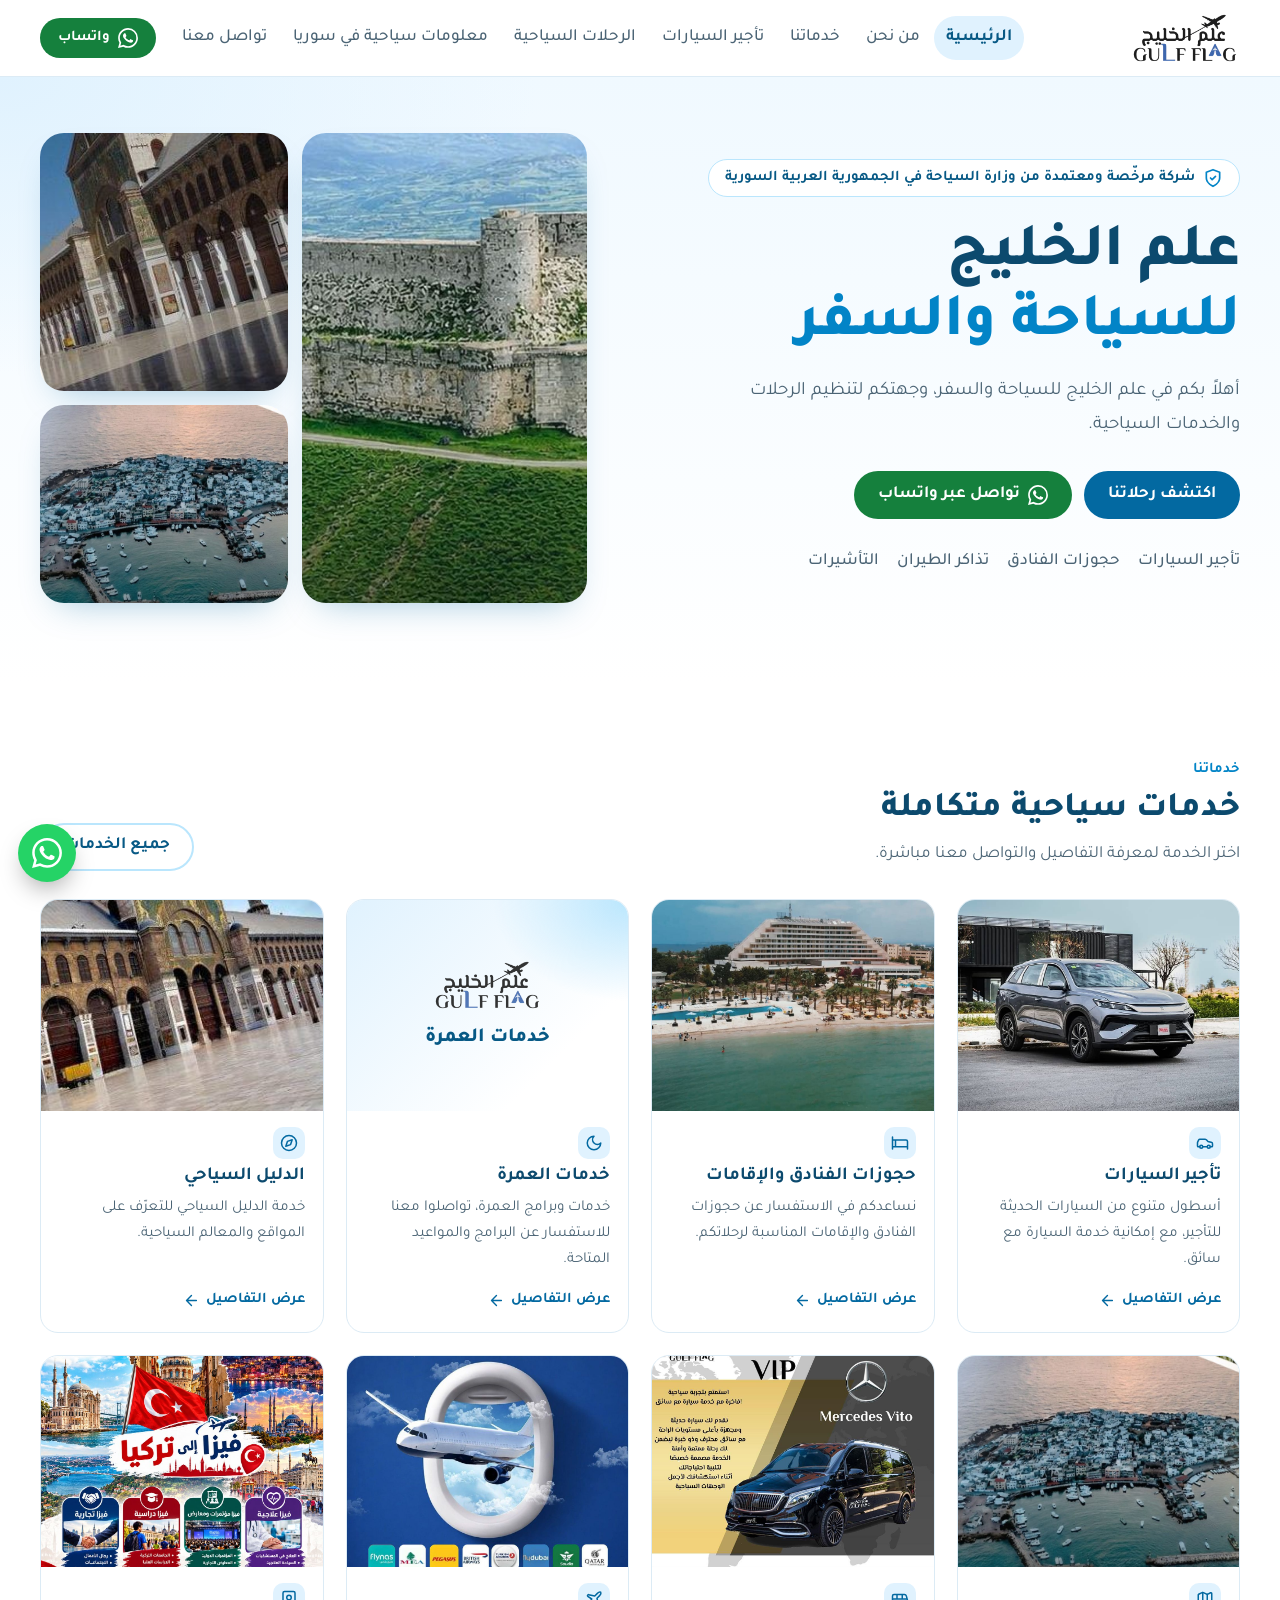
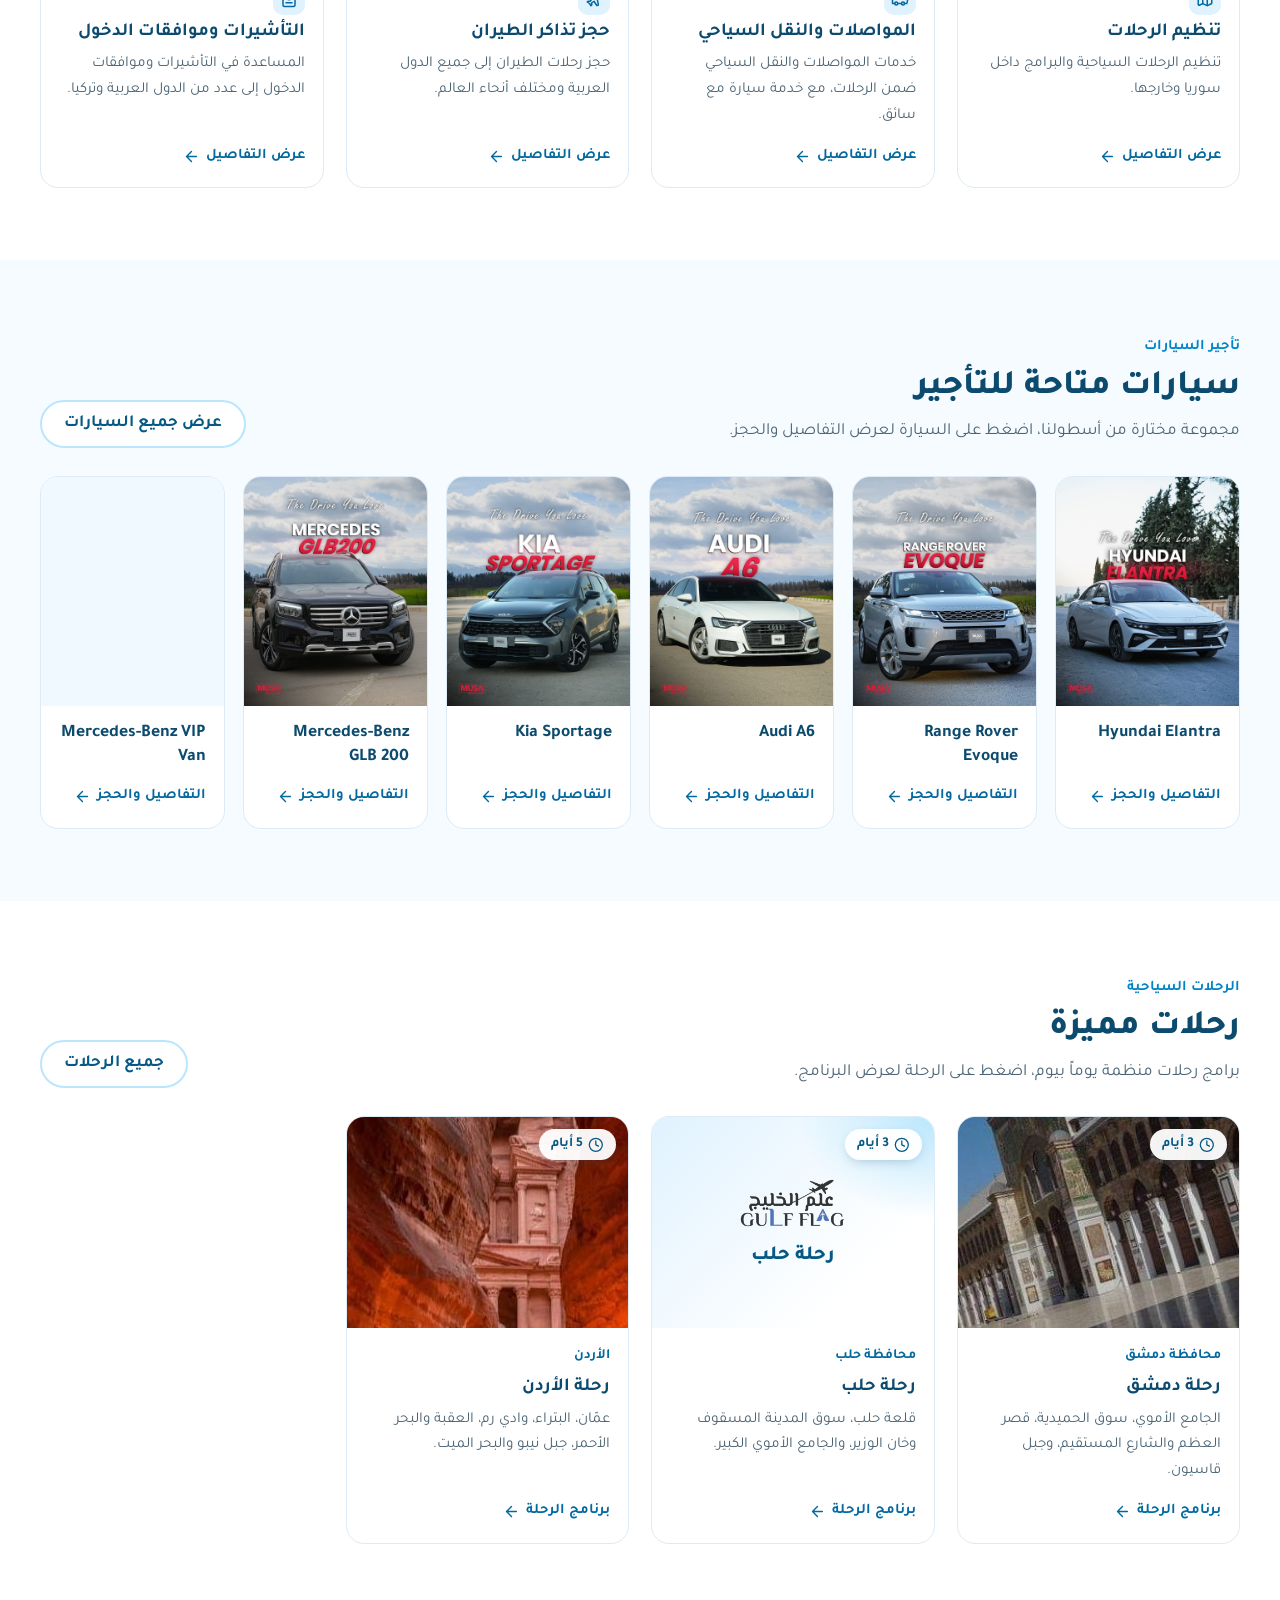
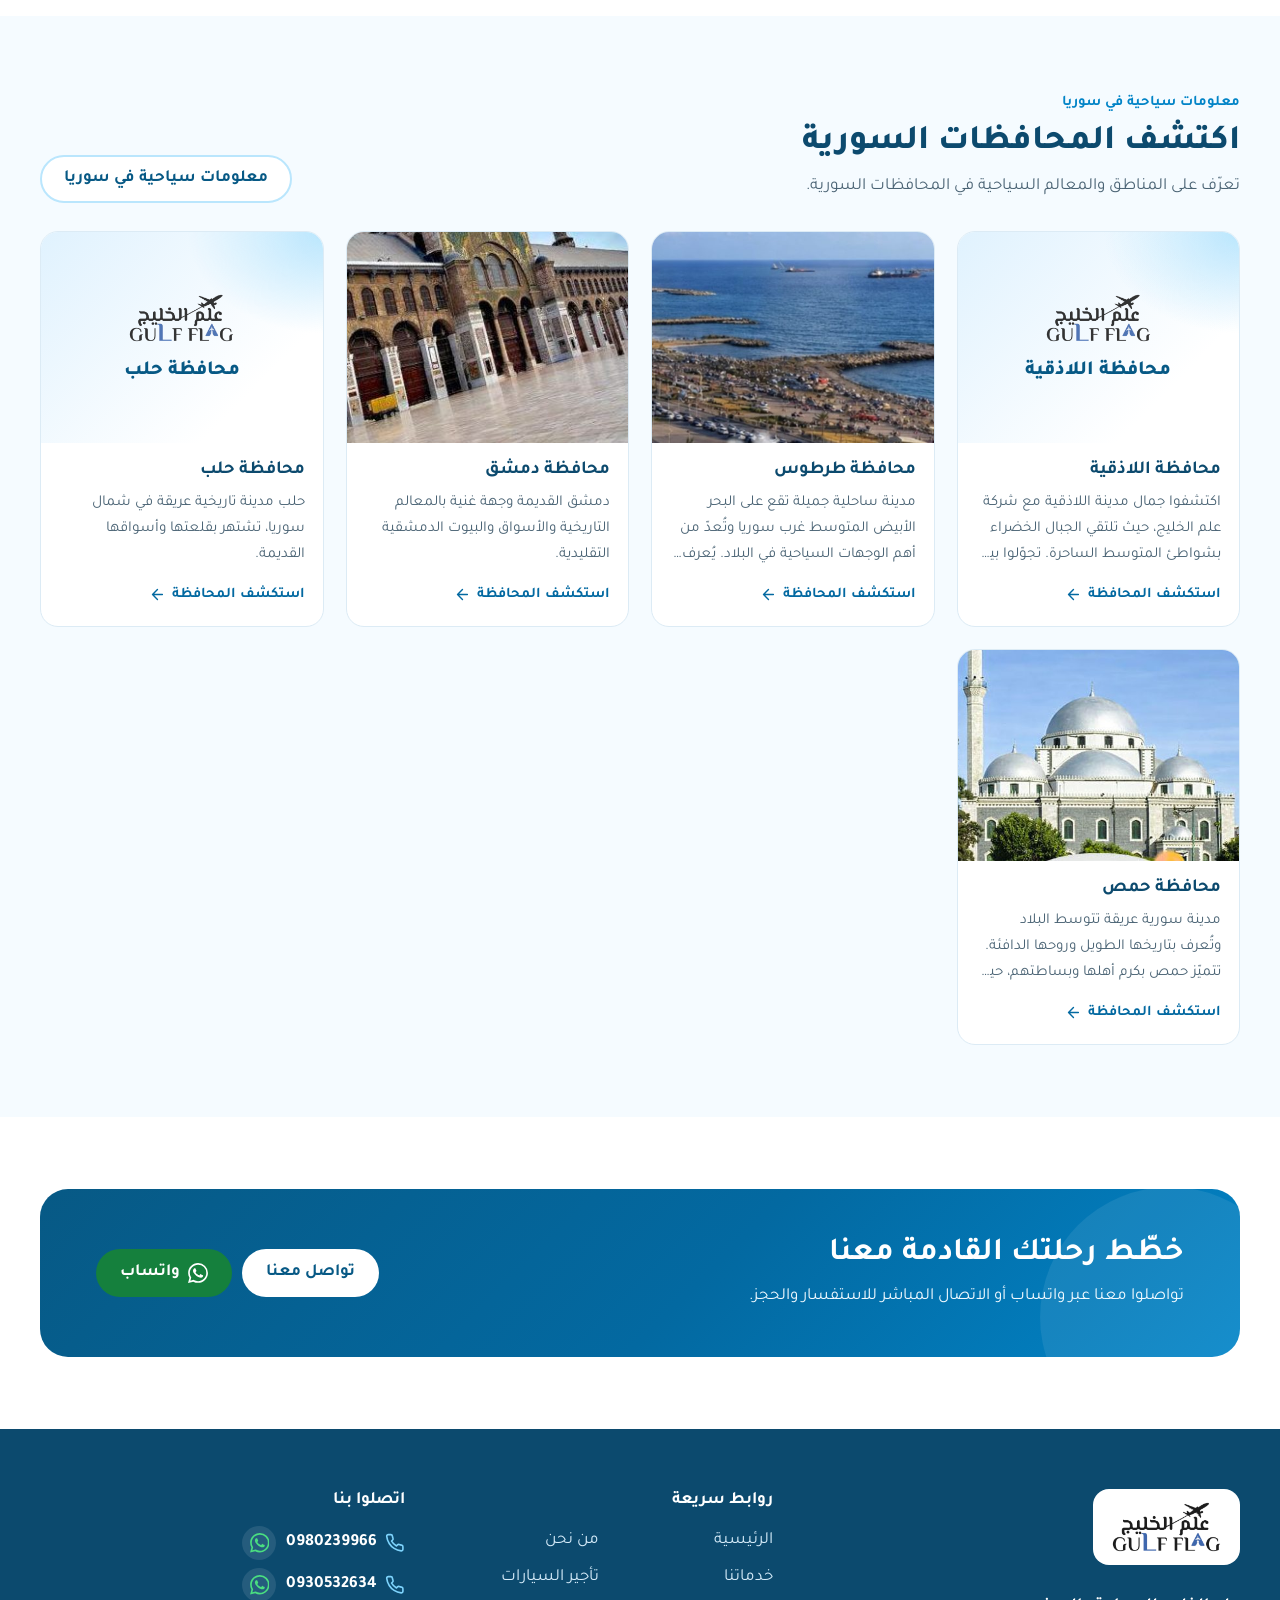
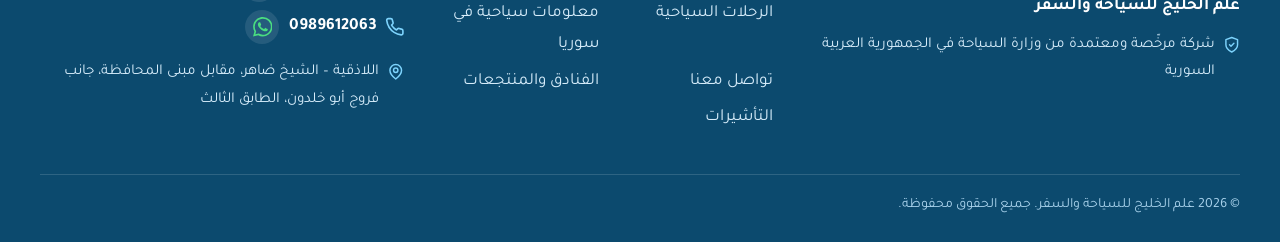
<file: index.html>
<!doctype html>
<html lang="ar" dir="rtl">
<head>
  <meta charset="utf-8">
  <meta name="viewport" content="width=device-width, initial-scale=1">
  <title>علم الخليج للسياحة والسفر</title>
  <meta name="description" content="علم الخليج للسياحة والسفر — تنظيم الرحلات السياحية داخل سوريا وخارجها، تأجير السيارات، حجوزات الفنادق، الطيران والتأشيرات.">
  <meta name="theme-color" content="#0369a1">
  <meta property="og:title" content="علم الخليج للسياحة والسفر">
  <meta property="og:description" content="وجهتكم لتنظيم الرحلات والخدمات السياحية.">
  <meta property="og:image" content="assets/img/places/umayyad-mosque.jpg">
  <link rel="icon" href="assets/img/favicon.png">
  <link rel="preconnect" href="https://fonts.googleapis.com">
  <link rel="preconnect" href="https://fonts.gstatic.com" crossorigin>
  <link rel="stylesheet" href="https://fonts.googleapis.com/css2?family=Tajawal:wght@400;500;700;800&display=swap">
  <link rel="stylesheet" href="assets/css/style.css">
</head>
<body data-page="home">
  <div id="site-header"></div>

  <main>
    <section class="hero">
      <div class="container hero__grid">
        <div>
          <span class="license">
            <span data-icon="shield"></span>
            شركة مرخّصة ومعتمدة من وزارة السياحة في الجمهورية العربية السورية
          </span>
          <h1>علم الخليج <span>للسياحة والسفر</span></h1>
          <p class="lead">أهلاً بكم في علم الخليج للسياحة والسفر، وجهتكم لتنظيم الرحلات والخدمات السياحية.</p>
          <div class="hero__actions">
            <a class="btn btn--primary" href="trips.html">اكتشف رحلاتنا</a>
            <a class="btn btn--wa" href="https://wa.me/963980239966" target="_blank" rel="noopener">
              <span data-icon="whatsapp"></span>
              تواصل عبر واتساب
            </a>
          </div>
          <ul class="hero__tags">
            <li><a href="cars.html">تأجير السيارات</a></li>
            <li><a href="hotels.html">حجوزات الفنادق</a></li>
            <li><a href="services.html#service-flights">تذاكر الطيران</a></li>
            <li><a href="visas.html">التأشيرات</a></li>
          </ul>
        </div>
        <div class="collage">
          <img src="assets/img/places/wadi-al-nasara.jpg" alt="قلعة الحصن في وادي النصارى">
          <img src="assets/img/places/umayyad-mosque.jpg" alt="الجامع الأموي في دمشق">
          <img src="assets/img/places/arwad.jpg" alt="جزيرة أرواد في طرطوس">
        </div>
      </div>
    </section>

    <section class="section">
      <div class="container">
        <div class="section-head">
          <div>
            <span class="eyebrow">خدماتنا</span>
            <h2>خدمات سياحية متكاملة</h2>
            <p>اختر الخدمة لمعرفة التفاصيل والتواصل معنا مباشرة.</p>
          </div>
          <a class="btn btn--outline" href="services.html">جميع الخدمات</a>
        </div>
        <div class="grid" id="home-services"></div>
      </div>
    </section>

    <section class="section section--soft">
      <div class="container">
        <div class="section-head">
          <div>
            <span class="eyebrow">تأجير السيارات</span>
            <h2>سيارات متاحة للتأجير</h2>
            <p>مجموعة مختارة من أسطولنا، اضغط على السيارة لعرض التفاصيل والحجز.</p>
          </div>
          <a class="btn btn--outline" href="cars.html">عرض جميع السيارات</a>
        </div>
        <div class="grid grid--cars grid--cars-6" id="home-cars"></div>
      </div>
    </section>

    <section class="section">
      <div class="container">
        <div class="section-head">
          <div>
            <span class="eyebrow">الرحلات السياحية</span>
            <h2>رحلات مميزة</h2>
            <p>برامج رحلات منظمة يوماً بيوم، اضغط على الرحلة لعرض البرنامج.</p>
          </div>
          <a class="btn btn--outline" href="trips.html">جميع الرحلات</a>
        </div>
        <div class="grid" id="home-trips"></div>
      </div>
    </section>

    <section class="section section--soft">
      <div class="container">
        <div class="section-head">
          <div>
            <span class="eyebrow">معلومات سياحية في سوريا</span>
            <h2>اكتشف المحافظات السورية</h2>
            <p>تعرّف على المناطق والمعالم السياحية في المحافظات السورية.</p>
          </div>
          <a class="btn btn--outline" href="syria.html">معلومات سياحية في سوريا</a>
        </div>
        <div class="grid" id="home-regions"></div>
      </div>
    </section>

    <section class="section">
      <div class="container">
        <div class="cta">
          <div>
            <h2>خطّط رحلتك القادمة معنا</h2>
            <p>تواصلوا معنا عبر واتساب أو الاتصال المباشر للاستفسار والحجز.</p>
          </div>
          <div class="actions">
            <a class="btn btn--white" href="contact.html">تواصل معنا</a>
            <a class="btn btn--wa" href="https://wa.me/963980239966" target="_blank" rel="noopener"><span data-icon="whatsapp"></span>واتساب</a>
          </div>
        </div>
      </div>
    </section>
  </main>

  <div id="site-footer"></div>

  <script src="assets/js/data.js"></script>
  <script src="assets/js/main.js"></script>
</body>
</html>
</file>
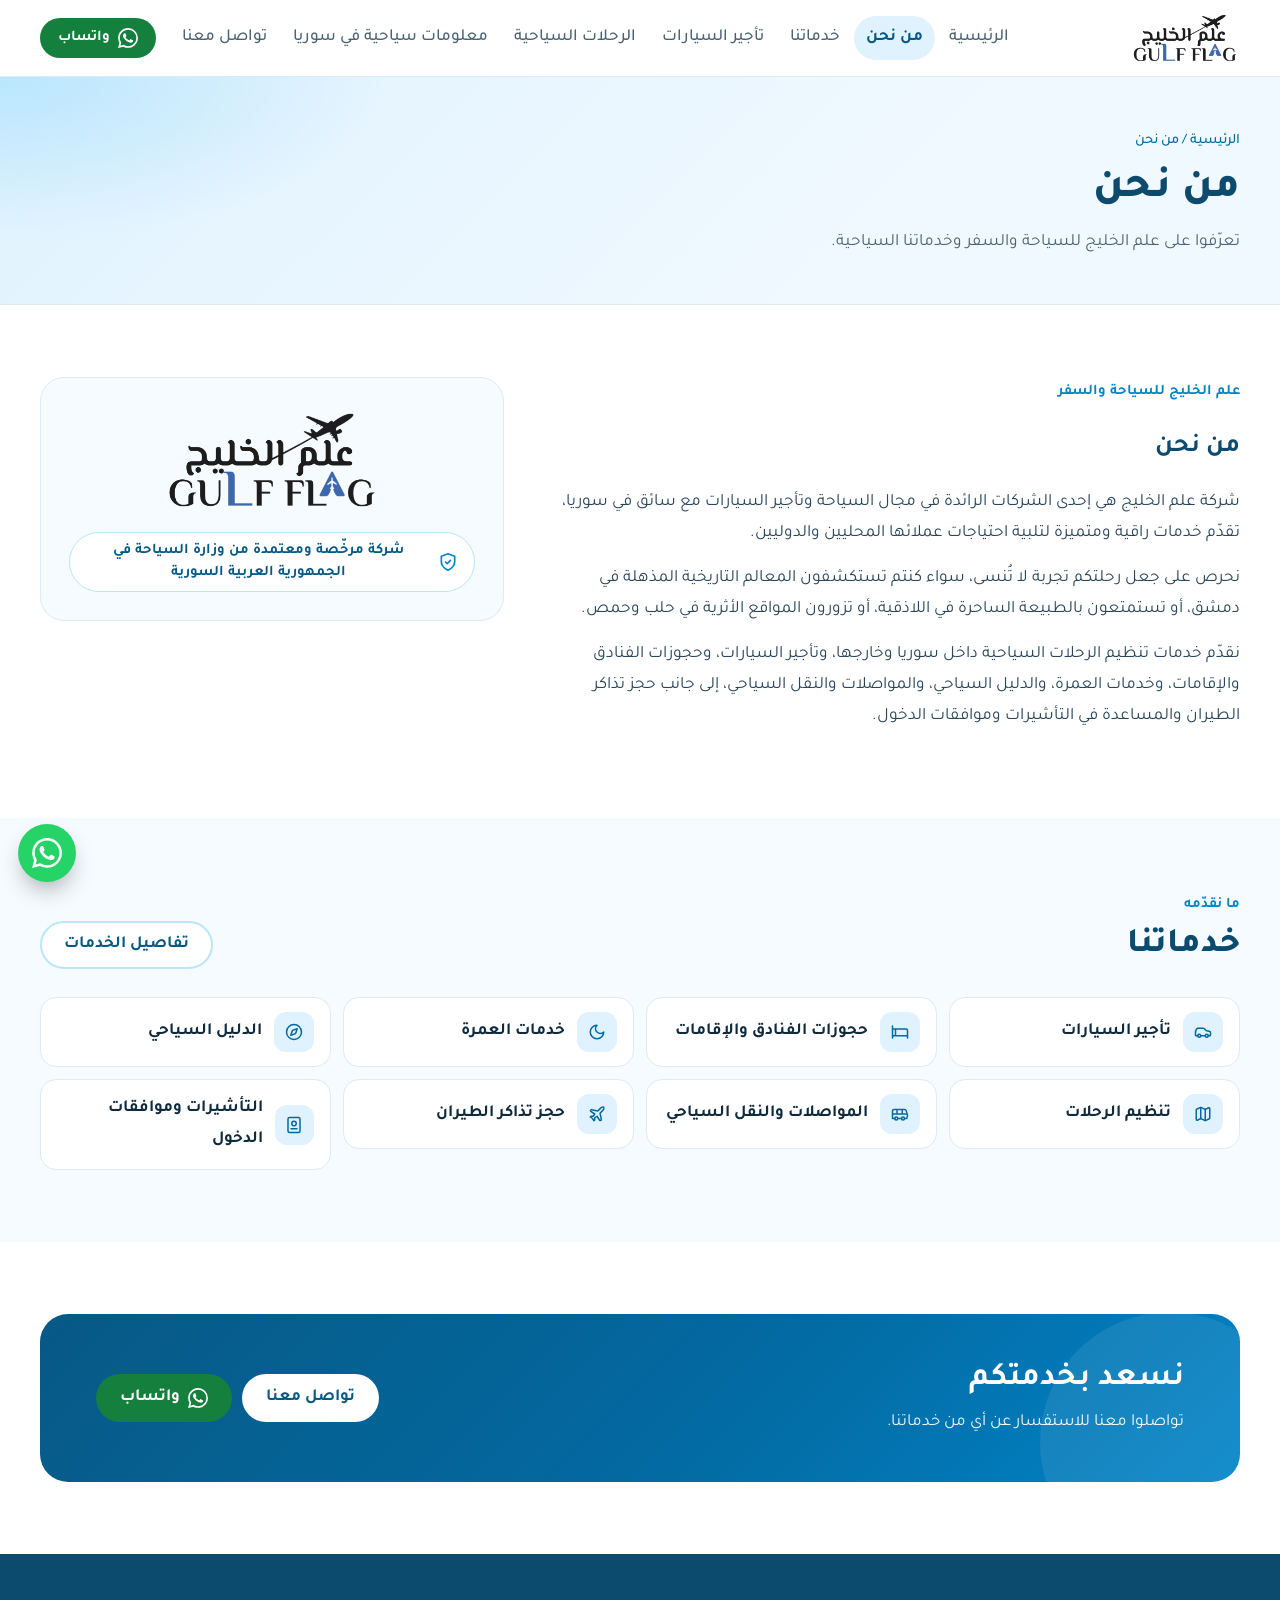
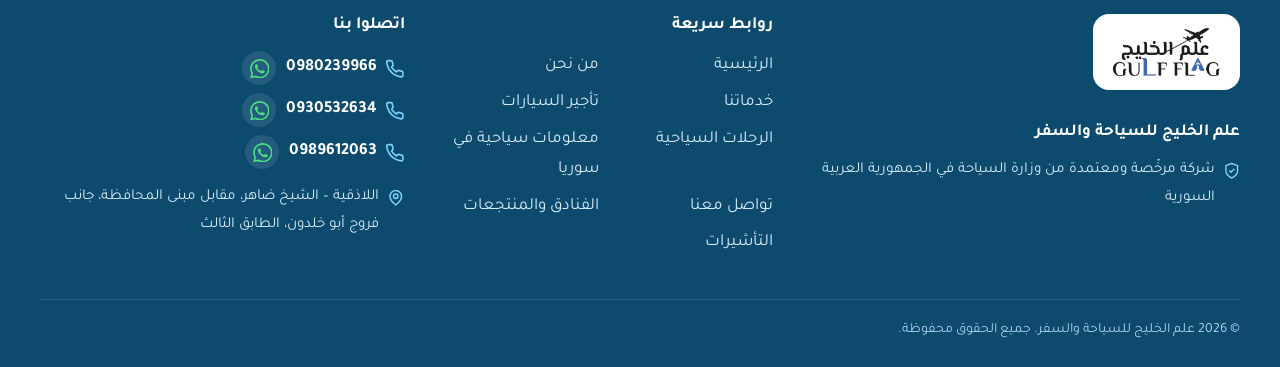
<file: about.html>
<!doctype html>
<html lang="ar" dir="rtl">
<head>
  <meta charset="utf-8">
  <meta name="viewport" content="width=device-width, initial-scale=1">
  <title>من نحن | علم الخليج للسياحة والسفر</title>
  <meta name="description" content="تعرّف على علم الخليج للسياحة والسفر وخدماتها السياحية.">
  <meta name="theme-color" content="#0369a1">
  <link rel="icon" href="assets/img/favicon.png">
  <link rel="preconnect" href="https://fonts.googleapis.com">
  <link rel="preconnect" href="https://fonts.gstatic.com" crossorigin>
  <link rel="stylesheet" href="https://fonts.googleapis.com/css2?family=Tajawal:wght@400;500;700;800&display=swap">
  <link rel="stylesheet" href="assets/css/style.css">
</head>
<body data-page="about">
  <div id="site-header"></div>

  <main>
    <section class="page-hero">
      <div class="container">
        <div class="crumbs"><a href="index.html">الرئيسية</a> / من نحن</div>
        <h1>من نحن</h1>
        <p>تعرّفوا على علم الخليج للسياحة والسفر وخدماتنا السياحية.</p>
      </div>
    </section>

    <section class="section">
      <div class="container about">
        <div class="about__text">
          <span class="eyebrow">علم الخليج للسياحة والسفر</span>
          <h2>من نحن</h2>
          <div id="about-text"></div>
        </div>
        <aside class="about__card">
          <img src="assets/img/logo.png" alt="علم الخليج للسياحة والسفر" width="220" height="108">
          <span class="license"><span data-icon="shield"></span>شركة مرخّصة ومعتمدة من وزارة السياحة في الجمهورية العربية السورية</span>
        </aside>
      </div>
    </section>

    <section class="section section--soft">
      <div class="container">
        <div class="section-head">
          <div>
            <span class="eyebrow">ما نقدّمه</span>
            <h2>خدماتنا</h2>
          </div>
          <a class="btn btn--outline" href="services.html">تفاصيل الخدمات</a>
        </div>
        <ul class="service-list" id="about-services"></ul>
      </div>
    </section>

    <section class="section">
      <div class="container">
        <div class="cta">
          <div>
            <h2>نسعد بخدمتكم</h2>
            <p>تواصلوا معنا للاستفسار عن أي من خدماتنا.</p>
          </div>
          <div class="actions">
            <a class="btn btn--white" href="contact.html">تواصل معنا</a>
            <a class="btn btn--wa" href="https://wa.me/963980239966" target="_blank" rel="noopener"><span data-icon="whatsapp"></span>واتساب</a>
          </div>
        </div>
      </div>
    </section>
  </main>

  <div id="site-footer"></div>

  <script src="assets/js/data.js"></script>
  <script src="assets/js/main.js"></script>
</body>
</html>
</file>
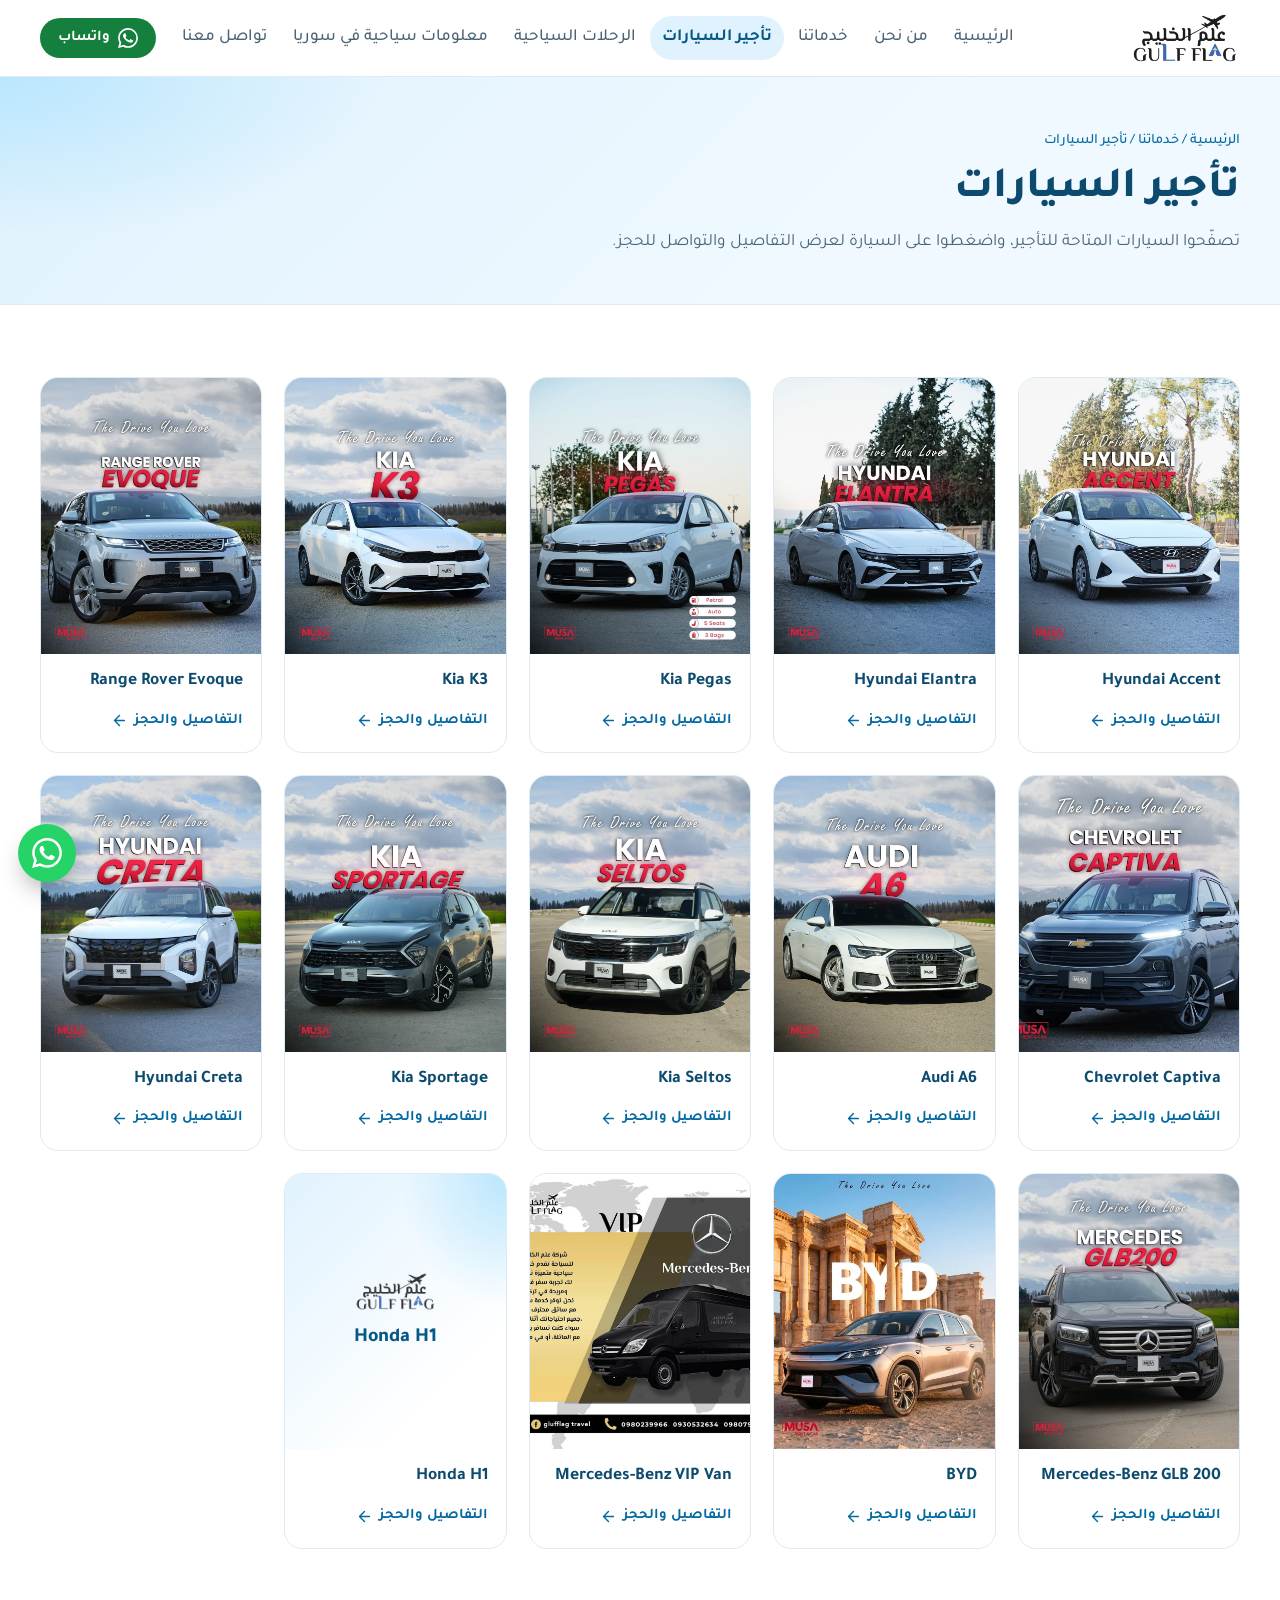
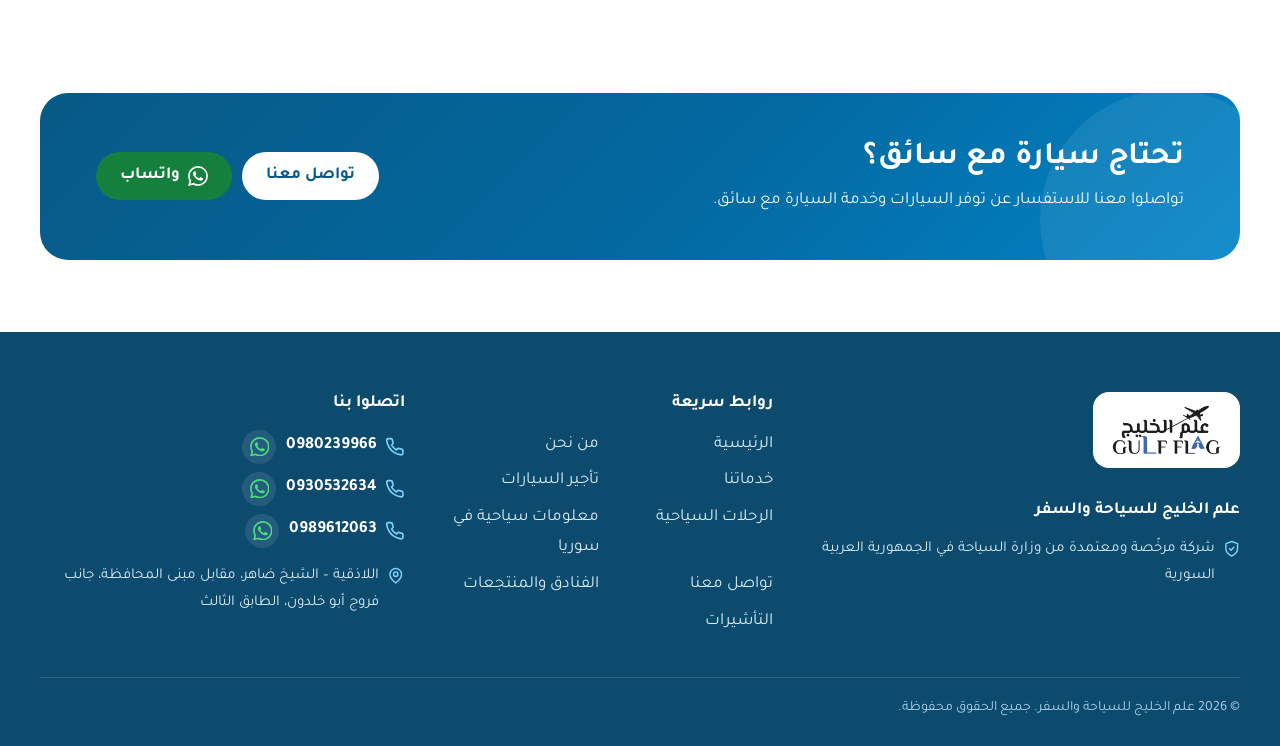
<file: cars.html>
<!doctype html>
<html lang="ar" dir="rtl">
<head>
  <meta charset="utf-8">
  <meta name="viewport" content="width=device-width, initial-scale=1">
  <title>تأجير السيارات | علم الخليج للسياحة والسفر</title>
  <meta name="description" content="سيارات متاحة للتأجير لدى علم الخليج للسياحة والسفر.">
  <meta name="theme-color" content="#0369a1">
  <link rel="icon" href="assets/img/favicon.png">
  <link rel="preconnect" href="https://fonts.googleapis.com">
  <link rel="preconnect" href="https://fonts.gstatic.com" crossorigin>
  <link rel="stylesheet" href="https://fonts.googleapis.com/css2?family=Tajawal:wght@400;500;700;800&display=swap">
  <link rel="stylesheet" href="assets/css/style.css">
</head>
<body data-page="cars">
  <div id="site-header"></div>

  <main>
    <section class="page-hero">
      <div class="container">
        <div class="crumbs"><a href="index.html">الرئيسية</a> / <a href="services.html">خدماتنا</a> / تأجير السيارات</div>
        <h1>تأجير السيارات</h1>
        <p>تصفّحوا السيارات المتاحة للتأجير، واضغطوا على السيارة لعرض التفاصيل والتواصل للحجز.</p>
      </div>
    </section>

    <section class="section">
      <div class="container">
        <div class="grid grid--cars" id="cars-grid"></div>
      </div>
    </section>

    <section class="section">
      <div class="container">
        <div class="cta">
          <div>
            <h2>تحتاج سيارة مع سائق؟</h2>
            <p>تواصلوا معنا للاستفسار عن توفر السيارات وخدمة السيارة مع سائق.</p>
          </div>
          <div class="actions">
            <a class="btn btn--white" href="contact.html">تواصل معنا</a>
            <a class="btn btn--wa" href="https://wa.me/963980239966" target="_blank" rel="noopener"><span data-icon="whatsapp"></span>واتساب</a>
          </div>
        </div>
      </div>
    </section>
  </main>

  <div id="site-footer"></div>

  <script src="assets/js/data.js"></script>
  <script src="assets/js/main.js"></script>
</body>
</html>
</file>
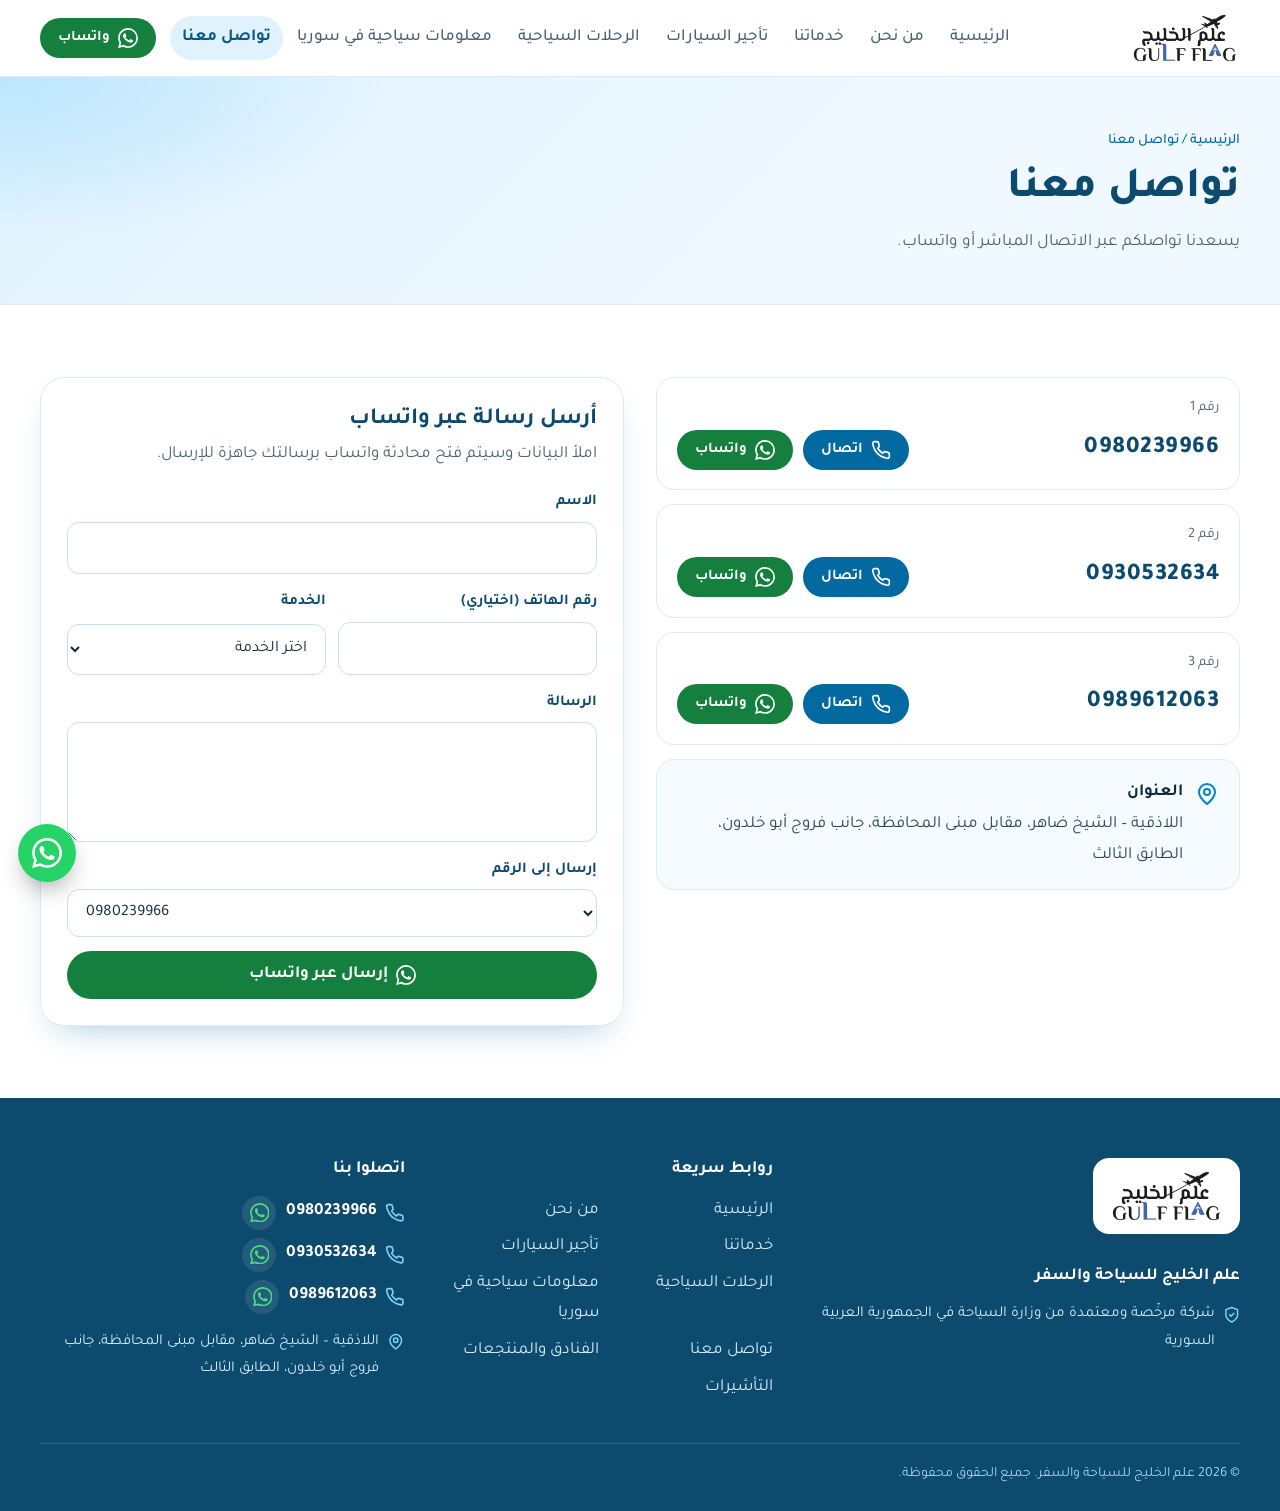
<file: contact.html>
<!doctype html>
<html lang="ar" dir="rtl">
<head>
  <meta charset="utf-8">
  <meta name="viewport" content="width=device-width, initial-scale=1">
  <title>تواصل معنا | علم الخليج للسياحة والسفر</title>
  <meta name="description" content="أرقام التواصل وواتساب وعنوان علم الخليج للسياحة والسفر.">
  <meta name="theme-color" content="#0369a1">
  <link rel="icon" href="assets/img/favicon.png">
  <link rel="preconnect" href="https://fonts.googleapis.com">
  <link rel="preconnect" href="https://fonts.gstatic.com" crossorigin>
  <link rel="stylesheet" href="https://fonts.googleapis.com/css2?family=Tajawal:wght@400;500;700;800&display=swap">
  <link rel="stylesheet" href="assets/css/style.css">
</head>
<body data-page="contact">
  <div id="site-header"></div>

  <main>
    <section class="page-hero">
      <div class="container">
        <div class="crumbs"><a href="index.html">الرئيسية</a> / تواصل معنا</div>
        <h1>تواصل معنا</h1>
        <p>يسعدنا تواصلكم عبر الاتصال المباشر أو واتساب.</p>
      </div>
    </section>

    <section class="section">
      <div class="container contact">
        <div>
          <div class="phone-cards" id="contact-phones"></div>
          <div class="contact-info">
            <div id="contact-address"></div>
            <div id="contact-social"></div>
          </div>
        </div>

        <form class="form-card" id="contact-form">
          <h2>أرسل رسالة عبر واتساب</h2>
          <p>املأ البيانات وسيتم فتح محادثة واتساب برسالتك جاهزة للإرسال.</p>
          <div class="field">
            <label for="cf-name">الاسم</label>
            <input id="cf-name" name="name" type="text" autocomplete="name" required>
          </div>
          <div class="field-row">
            <div class="field">
              <label for="cf-phone">رقم الهاتف (اختياري)</label>
              <input id="cf-phone" name="phone" type="tel" autocomplete="tel" dir="ltr">
            </div>
            <div class="field">
              <label for="cf-service">الخدمة</label>
              <select id="cf-service" name="service">
                <option value="">اختر الخدمة</option>
              </select>
            </div>
          </div>
          <div class="field">
            <label for="cf-message">الرسالة</label>
            <textarea id="cf-message" name="message" required></textarea>
          </div>
          <div class="field">
            <label for="cf-to">إرسال إلى الرقم</label>
            <select id="cf-to" name="to" dir="ltr"></select>
          </div>
          <button class="btn btn--wa" type="submit"><span data-icon="whatsapp"></span>إرسال عبر واتساب</button>
        </form>
      </div>
    </section>
  </main>

  <div id="site-footer"></div>

  <script src="assets/js/data.js"></script>
  <script src="assets/js/main.js"></script>
</body>
</html>
</file>
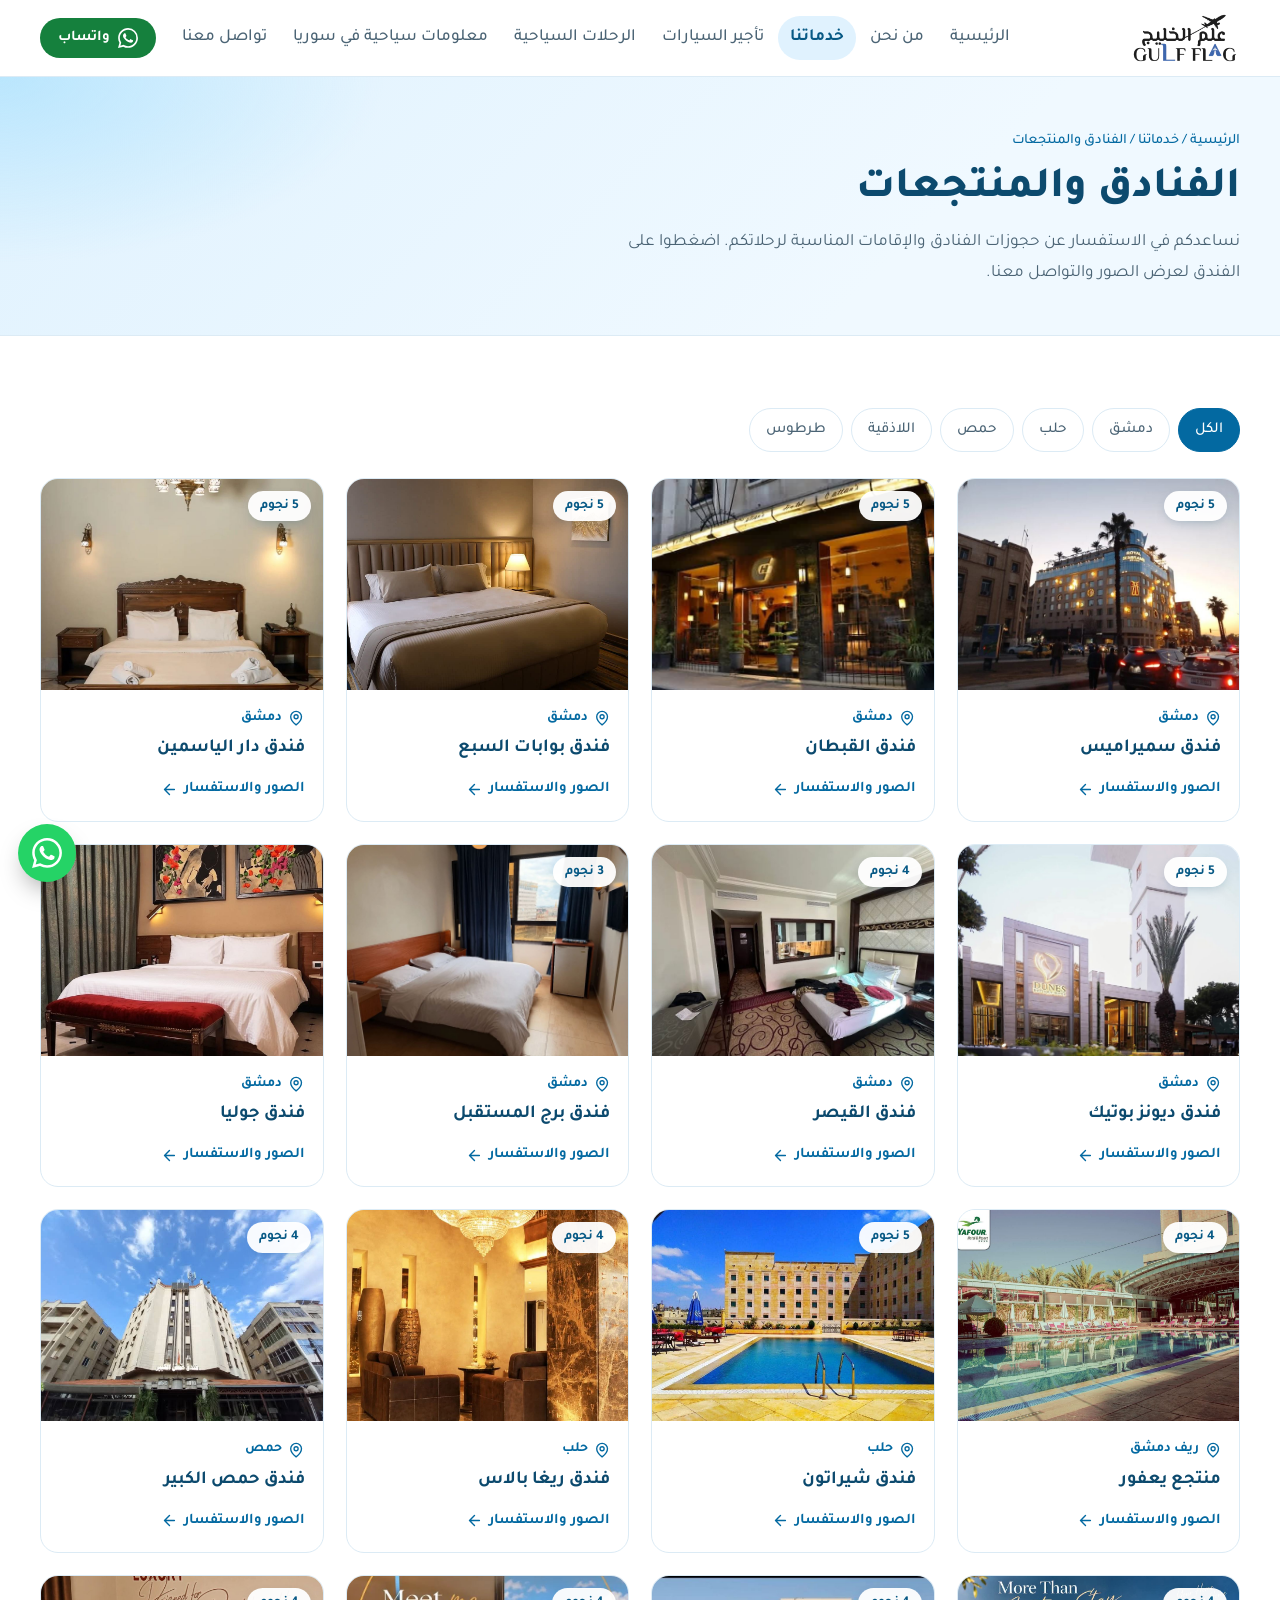
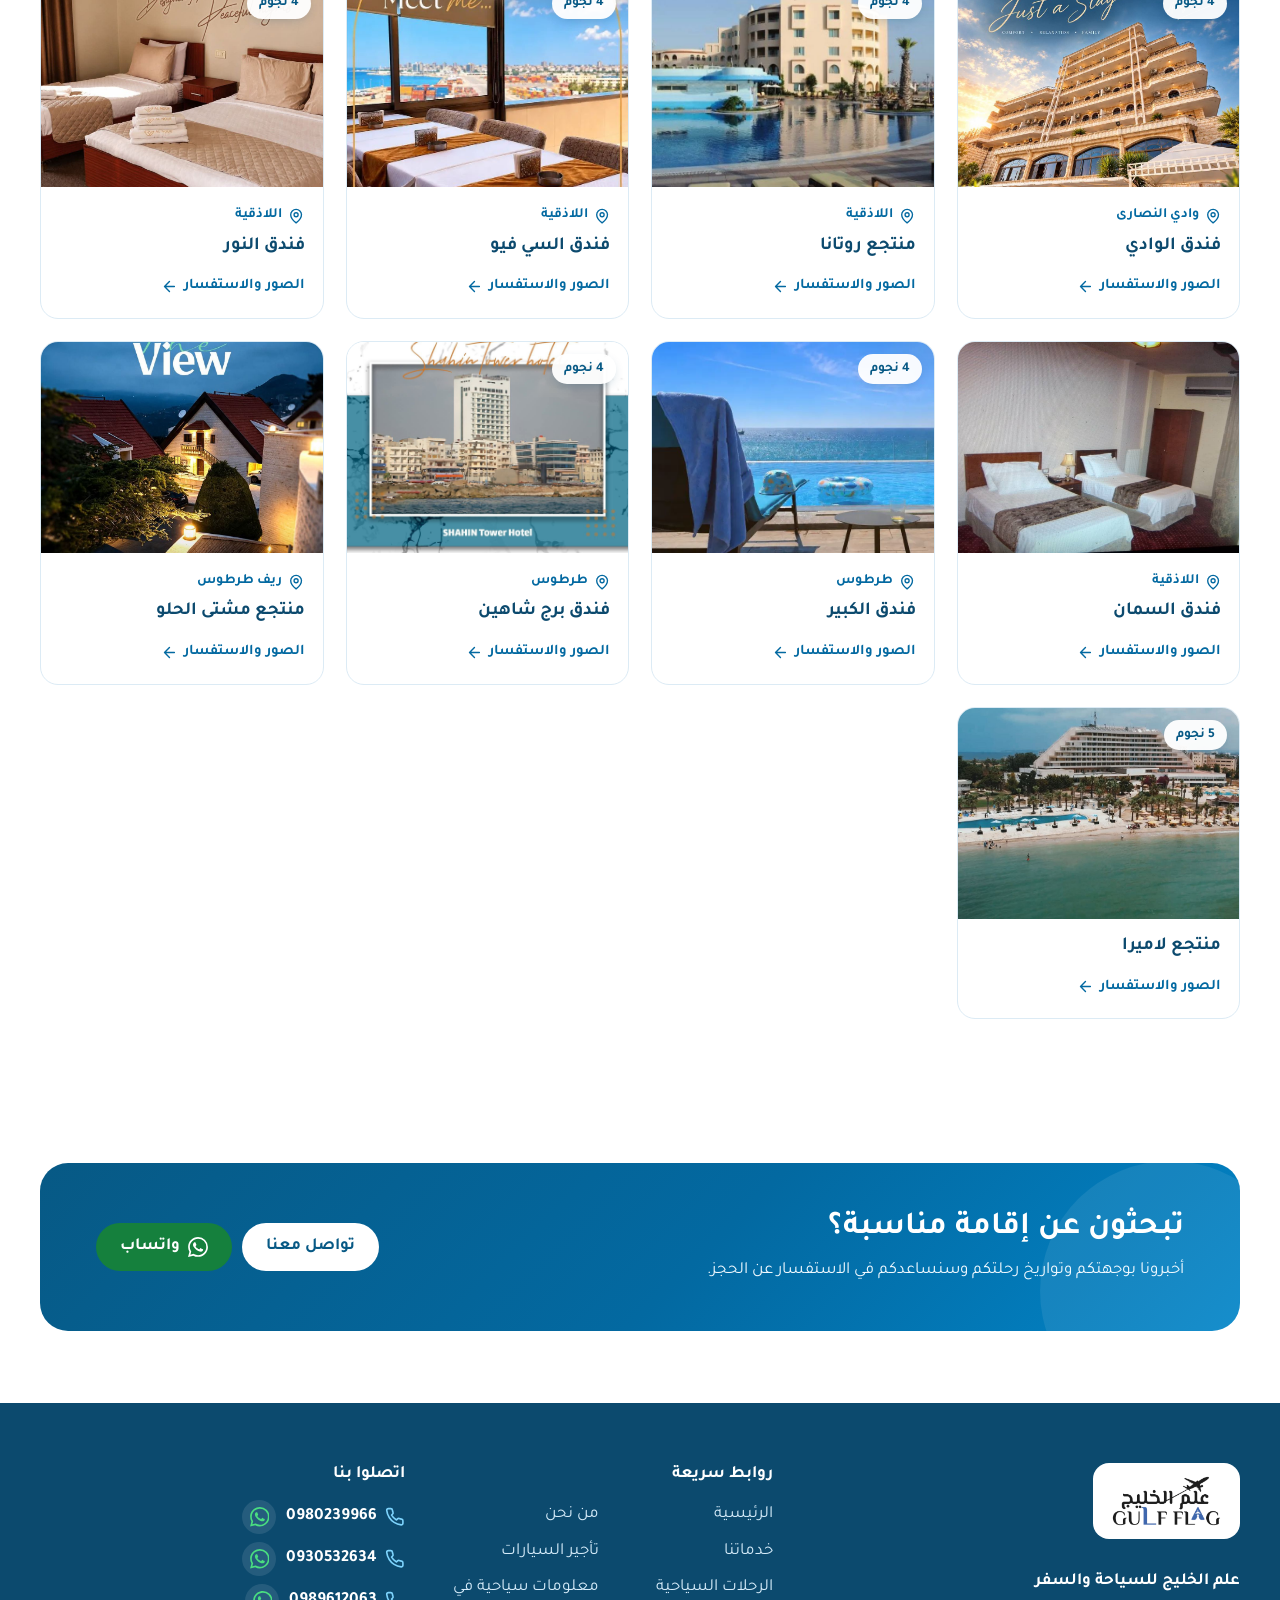
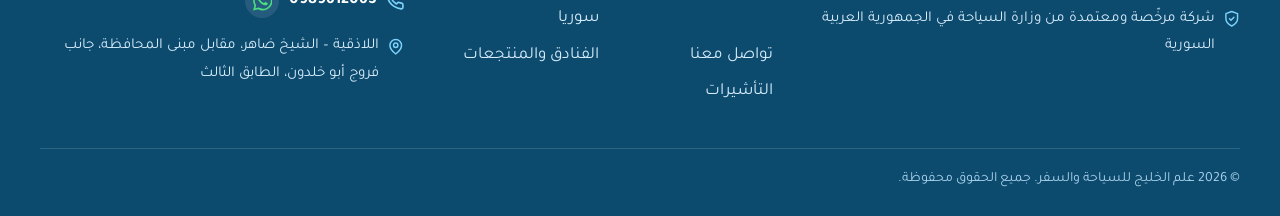
<file: hotels.html>
<!doctype html>
<html lang="ar" dir="rtl">
<head>
  <meta charset="utf-8">
  <meta name="viewport" content="width=device-width, initial-scale=1">
  <title>الفنادق والمنتجعات | علم الخليج للسياحة والسفر</title>
  <meta name="description" content="فنادق ومنتجعات في دمشق وحلب وحمص واللاذقية وطرطوس يمكن الاستفسار عن الحجز فيها عبر علم الخليج للسياحة والسفر.">
  <meta name="theme-color" content="#0369a1">
  <link rel="icon" href="assets/img/favicon.png">
  <link rel="preconnect" href="https://fonts.googleapis.com">
  <link rel="preconnect" href="https://fonts.gstatic.com" crossorigin>
  <link rel="stylesheet" href="https://fonts.googleapis.com/css2?family=Tajawal:wght@400;500;700;800&display=swap">
  <link rel="stylesheet" href="assets/css/style.css">
</head>
<body data-page="hotels" data-nav="services">
  <div id="site-header"></div>

  <main>
    <section class="page-hero">
      <div class="container">
        <div class="crumbs"><a href="index.html">الرئيسية</a> / <a href="services.html">خدماتنا</a> / الفنادق والمنتجعات</div>
        <h1>الفنادق والمنتجعات</h1>
        <p>نساعدكم في الاستفسار عن حجوزات الفنادق والإقامات المناسبة لرحلاتكم. اضغطوا على الفندق لعرض الصور والتواصل معنا.</p>
      </div>
    </section>

    <section class="section">
      <div class="container">
        <div class="chips" id="hotel-filters" role="group" aria-label="تصفية حسب المدينة"></div>
        <div class="grid" id="hotels-grid"></div>
      </div>
    </section>

    <section class="section">
      <div class="container">
        <div class="cta">
          <div>
            <h2>تبحثون عن إقامة مناسبة؟</h2>
            <p>أخبرونا بوجهتكم وتواريخ رحلتكم وسنساعدكم في الاستفسار عن الحجز.</p>
          </div>
          <div class="actions">
            <a class="btn btn--white" href="contact.html">تواصل معنا</a>
            <a class="btn btn--wa" href="https://wa.me/963980239966" target="_blank" rel="noopener"><span data-icon="whatsapp"></span>واتساب</a>
          </div>
        </div>
      </div>
    </section>
  </main>

  <div id="site-footer"></div>

  <script src="assets/js/data.js"></script>
  <script src="assets/js/main.js"></script>
</body>
</html>
</file>
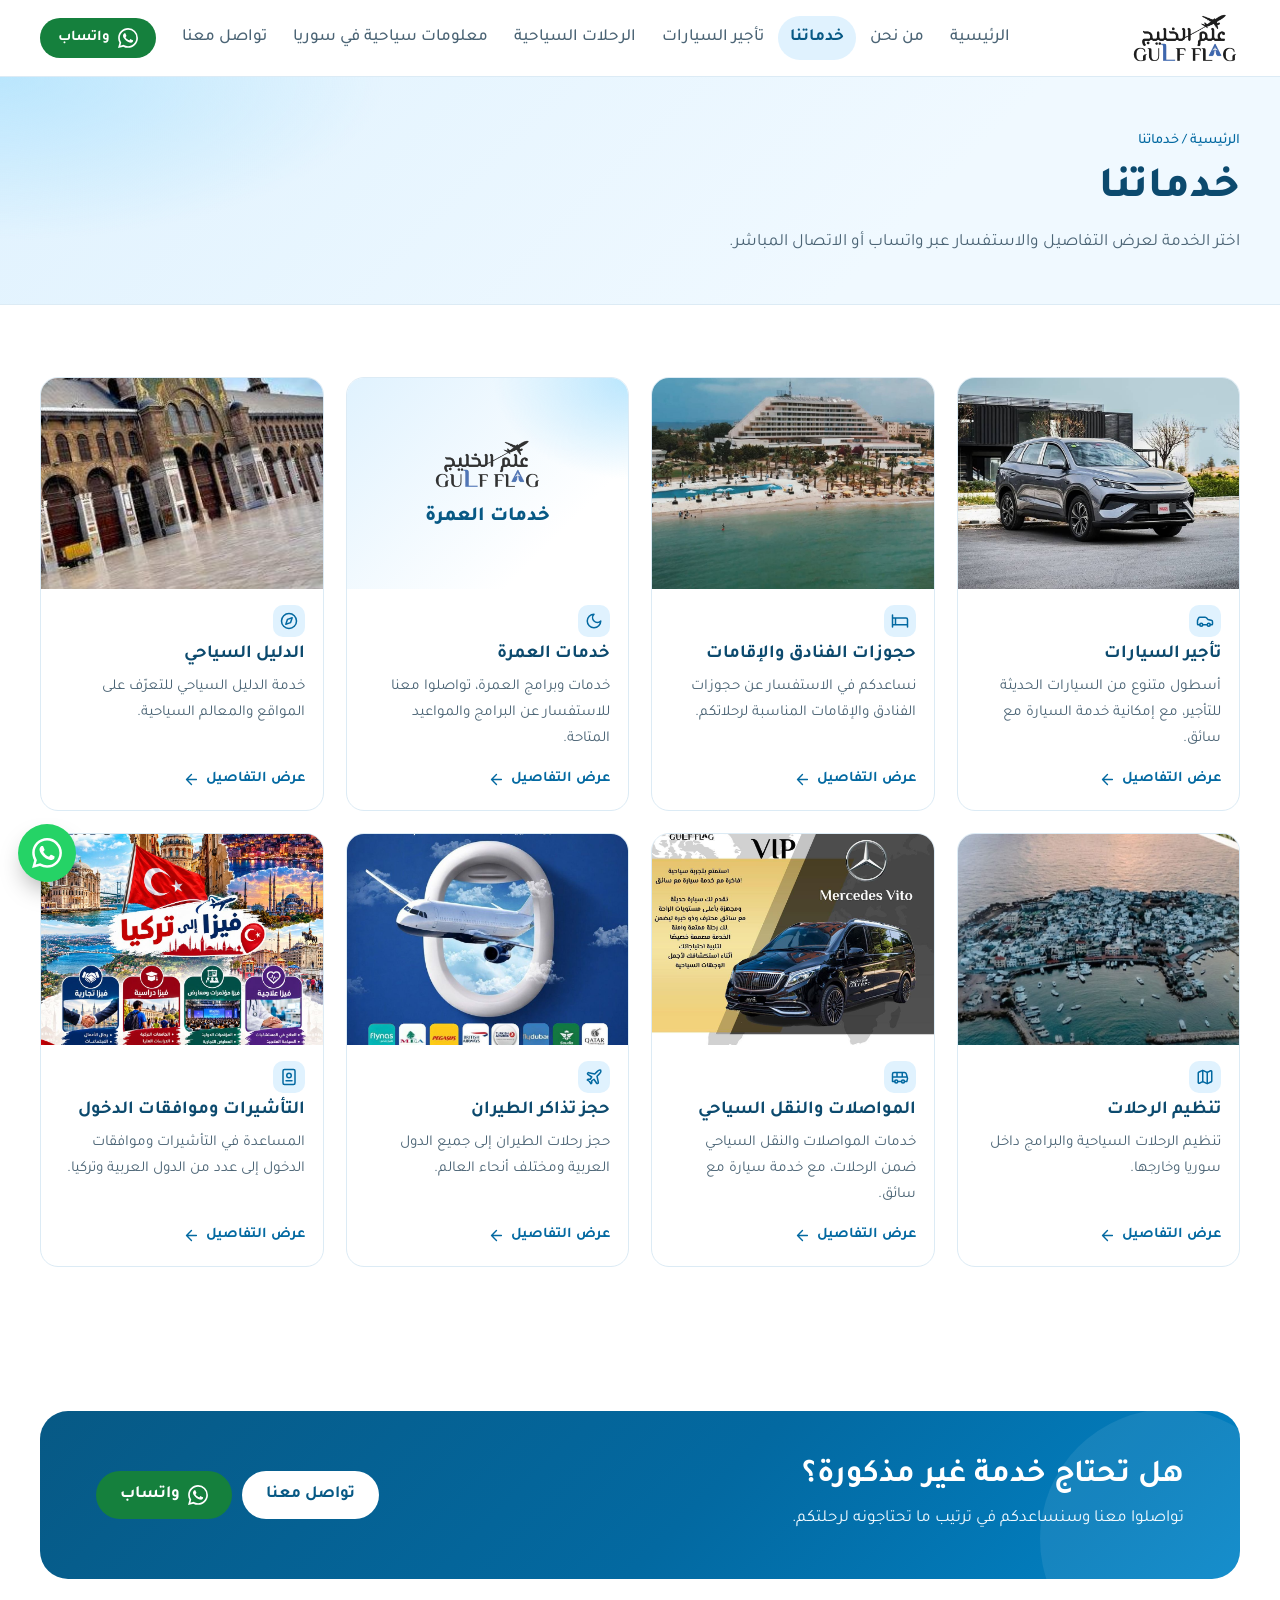
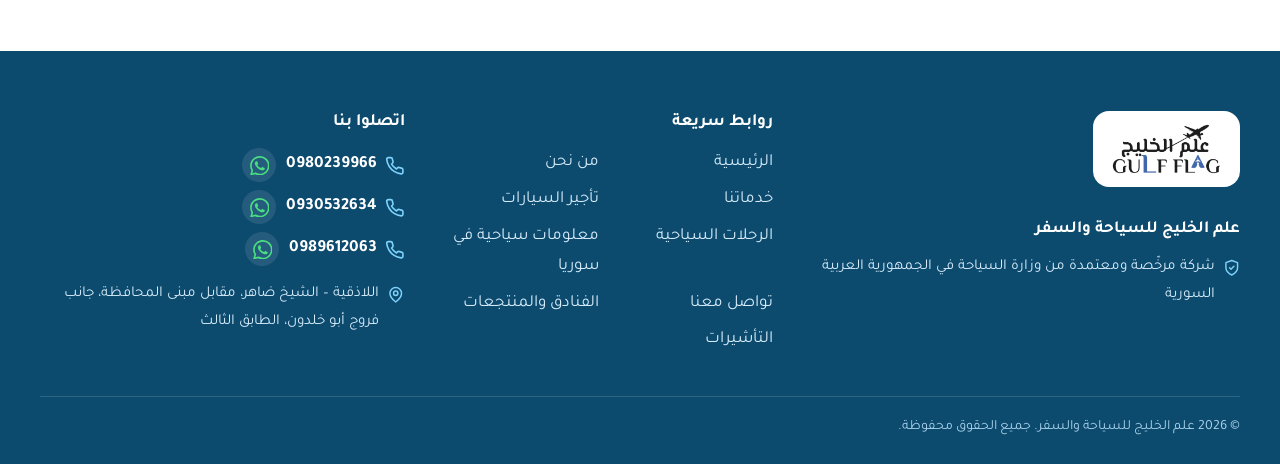
<file: services.html>
<!doctype html>
<html lang="ar" dir="rtl">
<head>
  <meta charset="utf-8">
  <meta name="viewport" content="width=device-width, initial-scale=1">
  <title>خدماتنا | علم الخليج للسياحة والسفر</title>
  <meta name="description" content="خدمات علم الخليج للسياحة والسفر: تأجير السيارات، حجوزات الفنادق، العمرة، الدليل السياحي، تنظيم الرحلات، النقل السياحي، الطيران والتأشيرات.">
  <meta name="theme-color" content="#0369a1">
  <link rel="icon" href="assets/img/favicon.png">
  <link rel="preconnect" href="https://fonts.googleapis.com">
  <link rel="preconnect" href="https://fonts.gstatic.com" crossorigin>
  <link rel="stylesheet" href="https://fonts.googleapis.com/css2?family=Tajawal:wght@400;500;700;800&display=swap">
  <link rel="stylesheet" href="assets/css/style.css">
</head>
<body data-page="services">
  <div id="site-header"></div>

  <main>
    <section class="page-hero">
      <div class="container">
        <div class="crumbs"><a href="index.html">الرئيسية</a> / خدماتنا</div>
        <h1>خدماتنا</h1>
        <p>اختر الخدمة لعرض التفاصيل والاستفسار عبر واتساب أو الاتصال المباشر.</p>
      </div>
    </section>

    <section class="section">
      <div class="container">
        <div class="grid" id="services-grid"></div>
      </div>
    </section>

    <section class="section">
      <div class="container">
        <div class="cta">
          <div>
            <h2>هل تحتاج خدمة غير مذكورة؟</h2>
            <p>تواصلوا معنا وسنساعدكم في ترتيب ما تحتاجونه لرحلتكم.</p>
          </div>
          <div class="actions">
            <a class="btn btn--white" href="contact.html">تواصل معنا</a>
            <a class="btn btn--wa" href="https://wa.me/963980239966" target="_blank" rel="noopener"><span data-icon="whatsapp"></span>واتساب</a>
          </div>
        </div>
      </div>
    </section>
  </main>

  <div id="site-footer"></div>

  <script src="assets/js/data.js"></script>
  <script src="assets/js/main.js"></script>
</body>
</html>
</file>
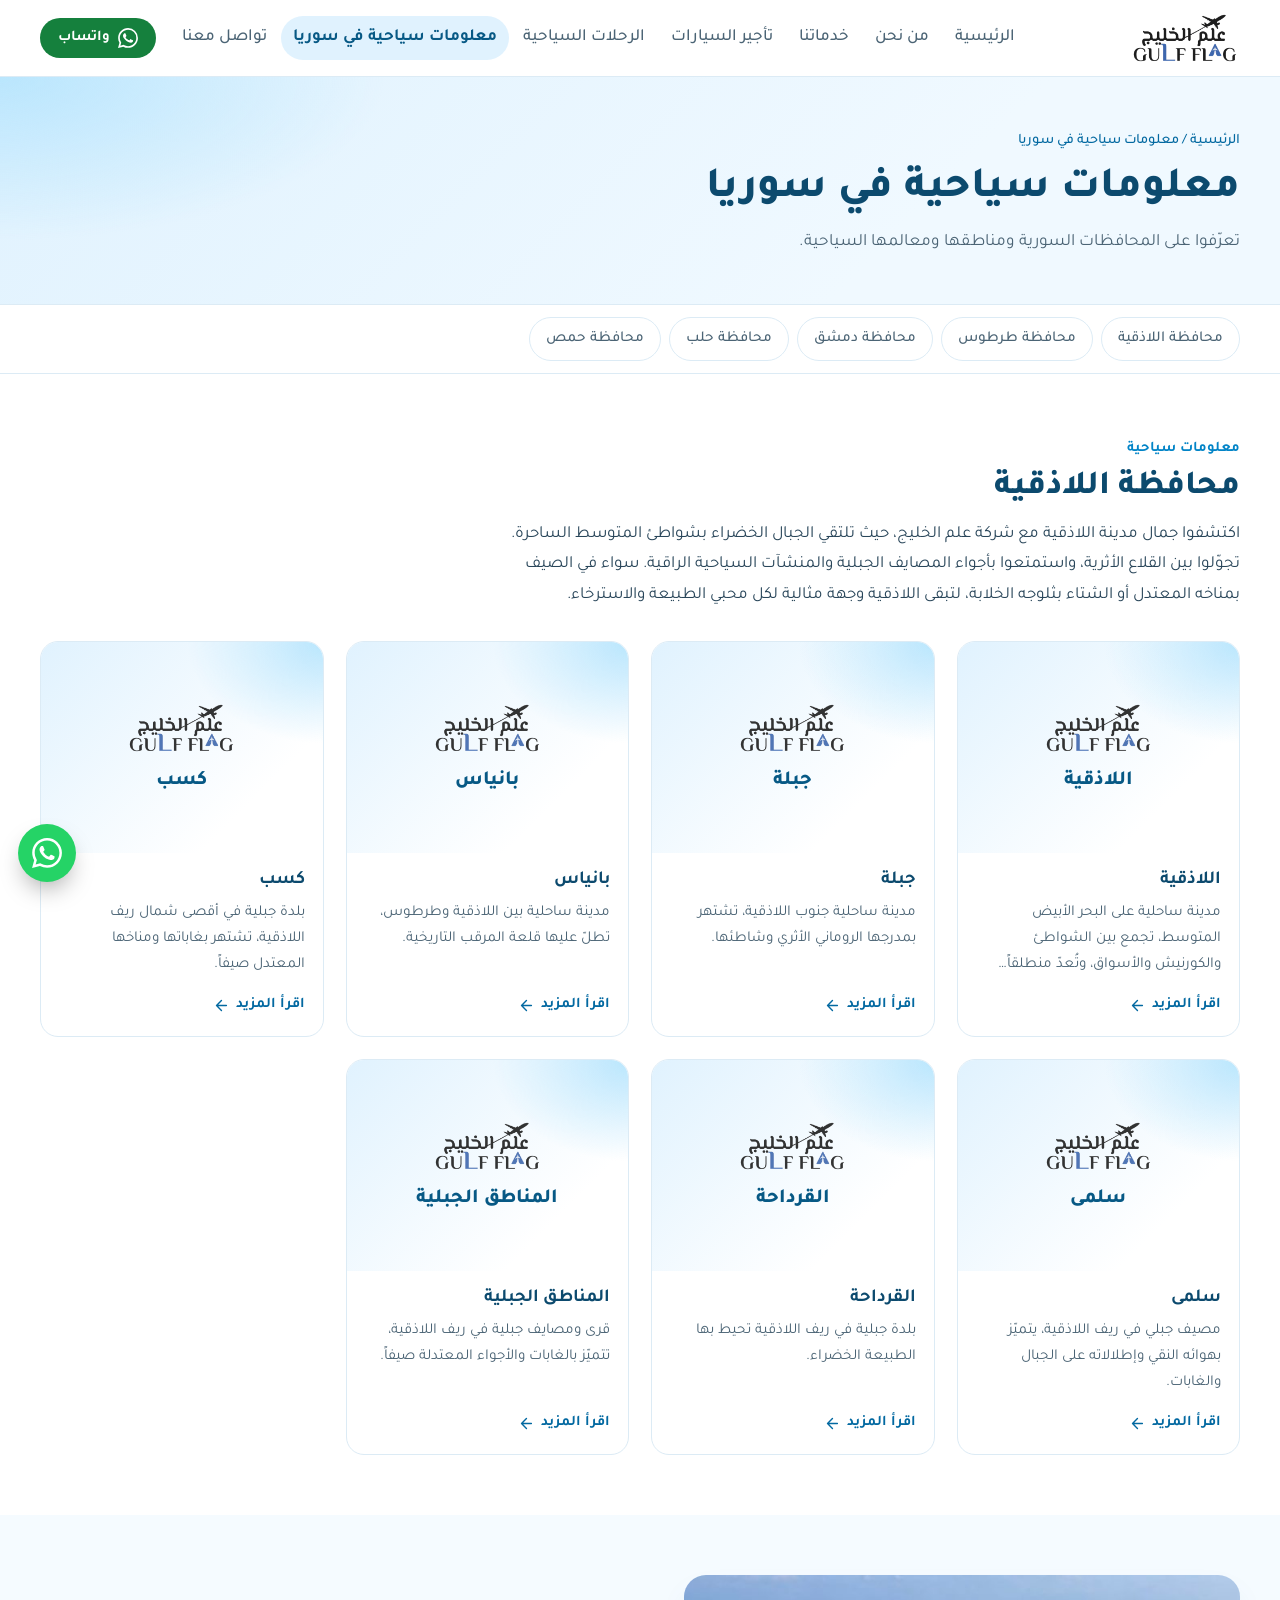
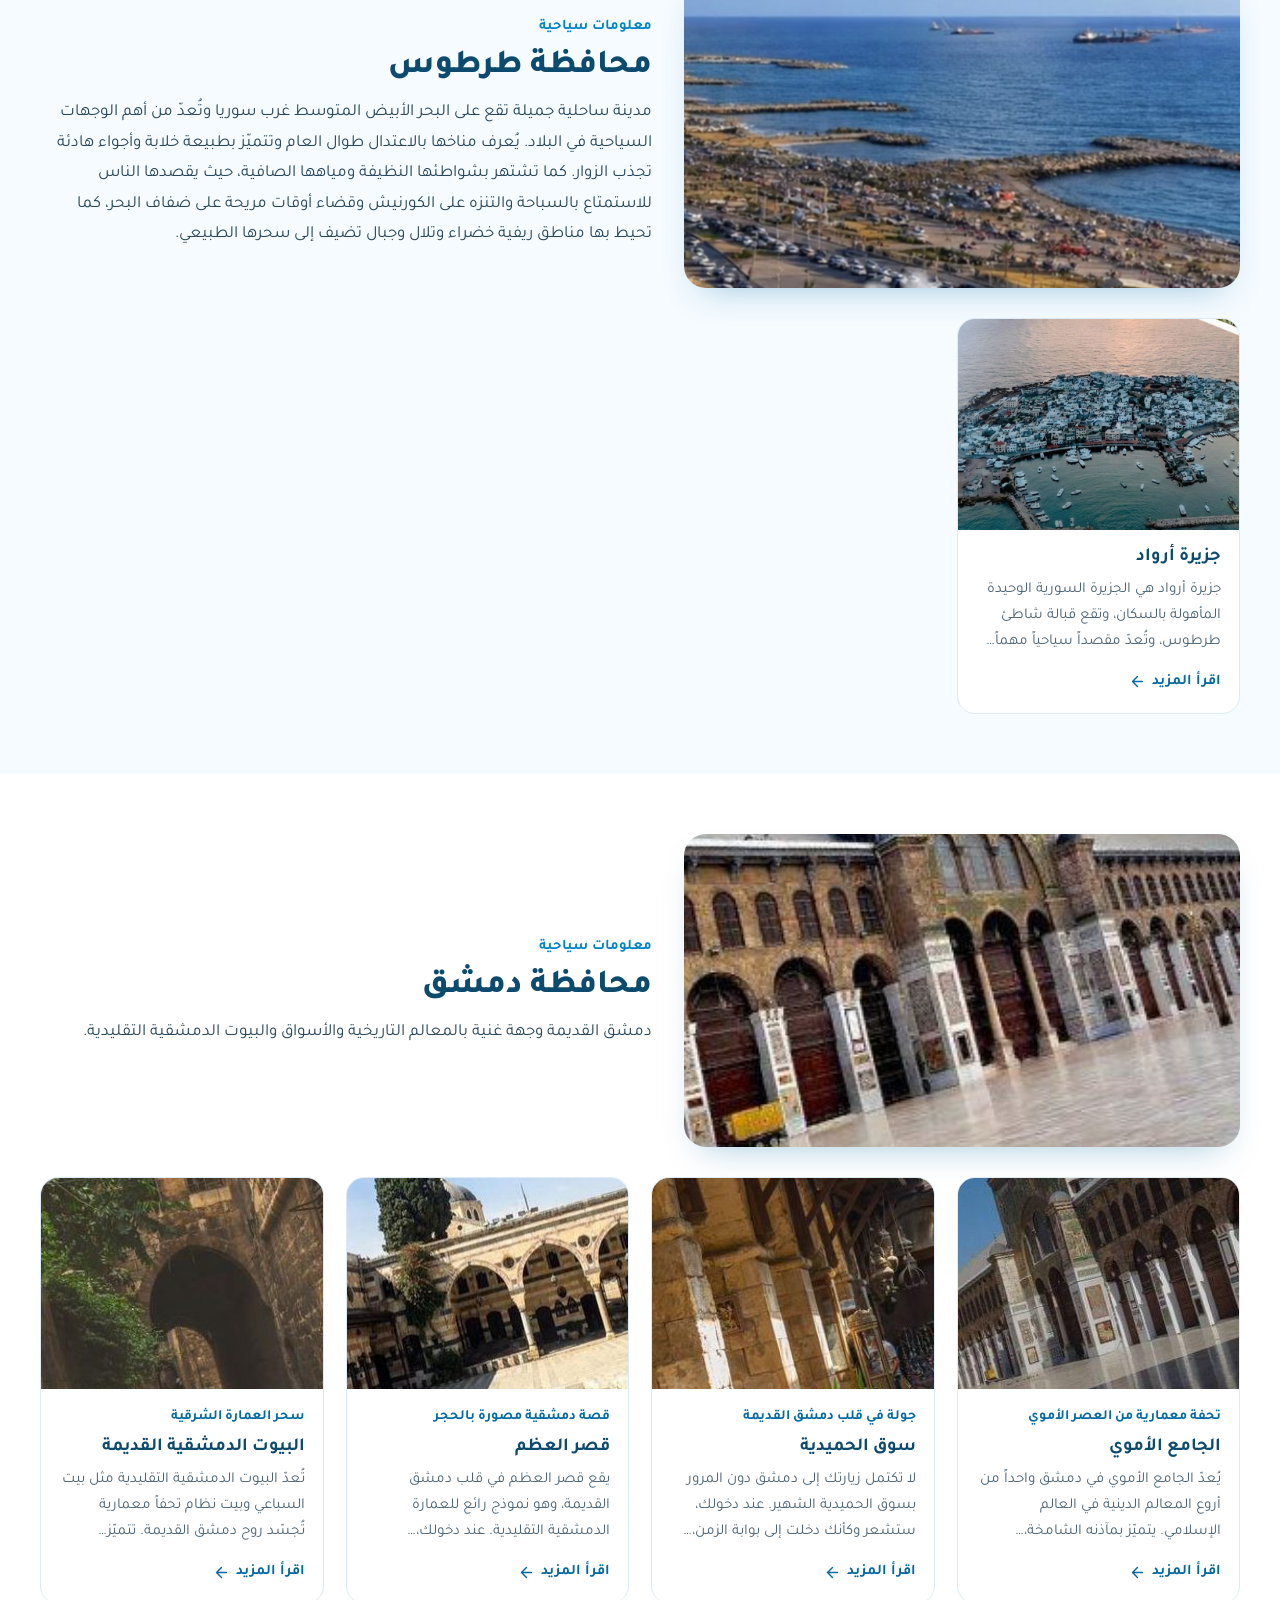
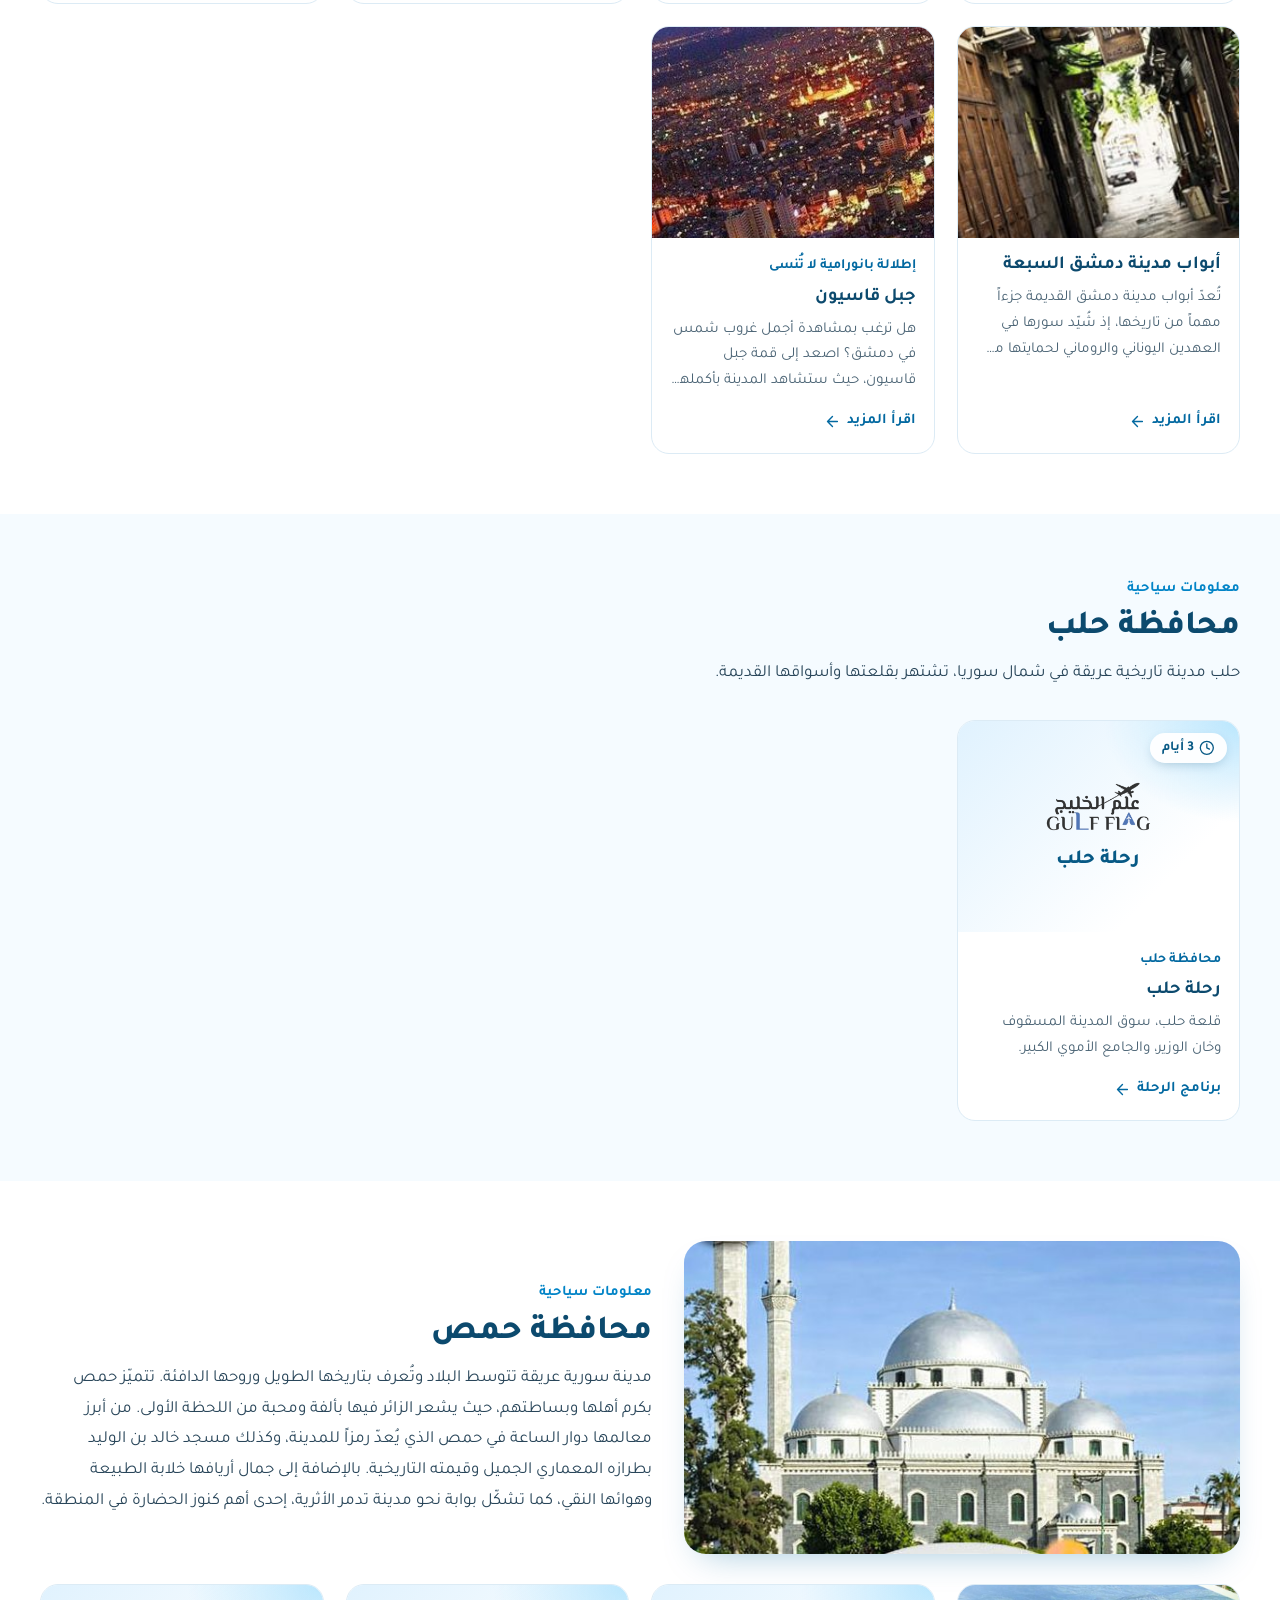
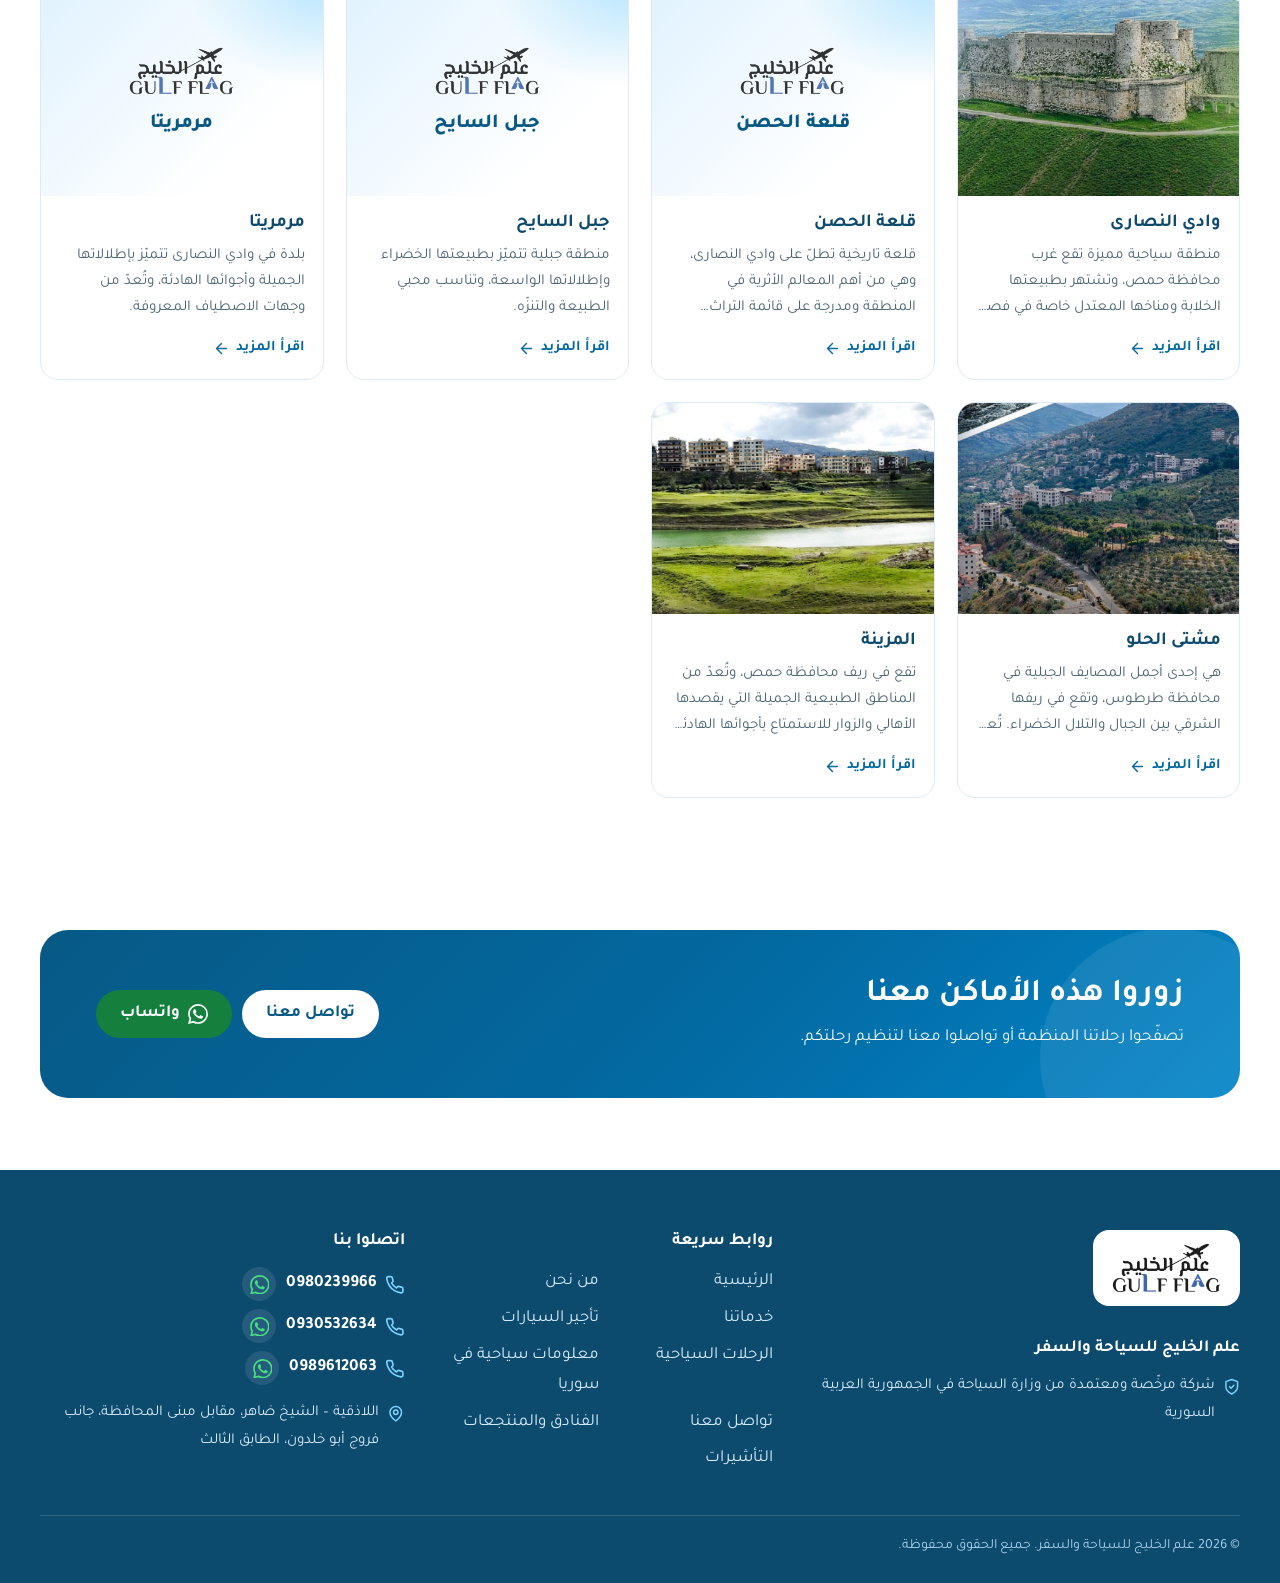
<file: syria.html>
<!doctype html>
<html lang="ar" dir="rtl">
<head>
  <meta charset="utf-8">
  <meta name="viewport" content="width=device-width, initial-scale=1">
  <title>معلومات سياحية في سوريا | علم الخليج للسياحة والسفر</title>
  <meta name="description" content="معلومات عن المحافظات والمناطق والمعالم السياحية في سوريا: اللاذقية، طرطوس، دمشق، حلب، حمص.">
  <meta name="theme-color" content="#0369a1">
  <link rel="icon" href="assets/img/favicon.png">
  <link rel="preconnect" href="https://fonts.googleapis.com">
  <link rel="preconnect" href="https://fonts.gstatic.com" crossorigin>
  <link rel="stylesheet" href="https://fonts.googleapis.com/css2?family=Tajawal:wght@400;500;700;800&display=swap">
  <link rel="stylesheet" href="assets/css/style.css">
</head>
<body data-page="syria">
  <div id="site-header"></div>

  <main>
    <section class="page-hero">
      <div class="container">
        <div class="crumbs"><a href="index.html">الرئيسية</a> / معلومات سياحية في سوريا</div>
        <h1>معلومات سياحية في سوريا</h1>
        <p>تعرّفوا على المحافظات السورية ومناطقها ومعالمها السياحية.</p>
      </div>
    </section>

    <div class="gov-nav">
      <div class="container">
        <nav class="chips" id="gov-nav" aria-label="المحافظات"></nav>
      </div>
    </div>
    <div id="governorates"></div>

    <section class="section">
      <div class="container">
        <div class="cta">
          <div>
            <h2>زوروا هذه الأماكن معنا</h2>
            <p>تصفّحوا رحلاتنا المنظمة أو تواصلوا معنا لتنظيم رحلتكم.</p>
          </div>
          <div class="actions">
            <a class="btn btn--white" href="contact.html">تواصل معنا</a>
            <a class="btn btn--wa" href="https://wa.me/963980239966" target="_blank" rel="noopener"><span data-icon="whatsapp"></span>واتساب</a>
          </div>
        </div>
      </div>
    </section>
  </main>

  <div id="site-footer"></div>

  <script src="assets/js/data.js"></script>
  <script src="assets/js/main.js"></script>
</body>
</html>
</file>
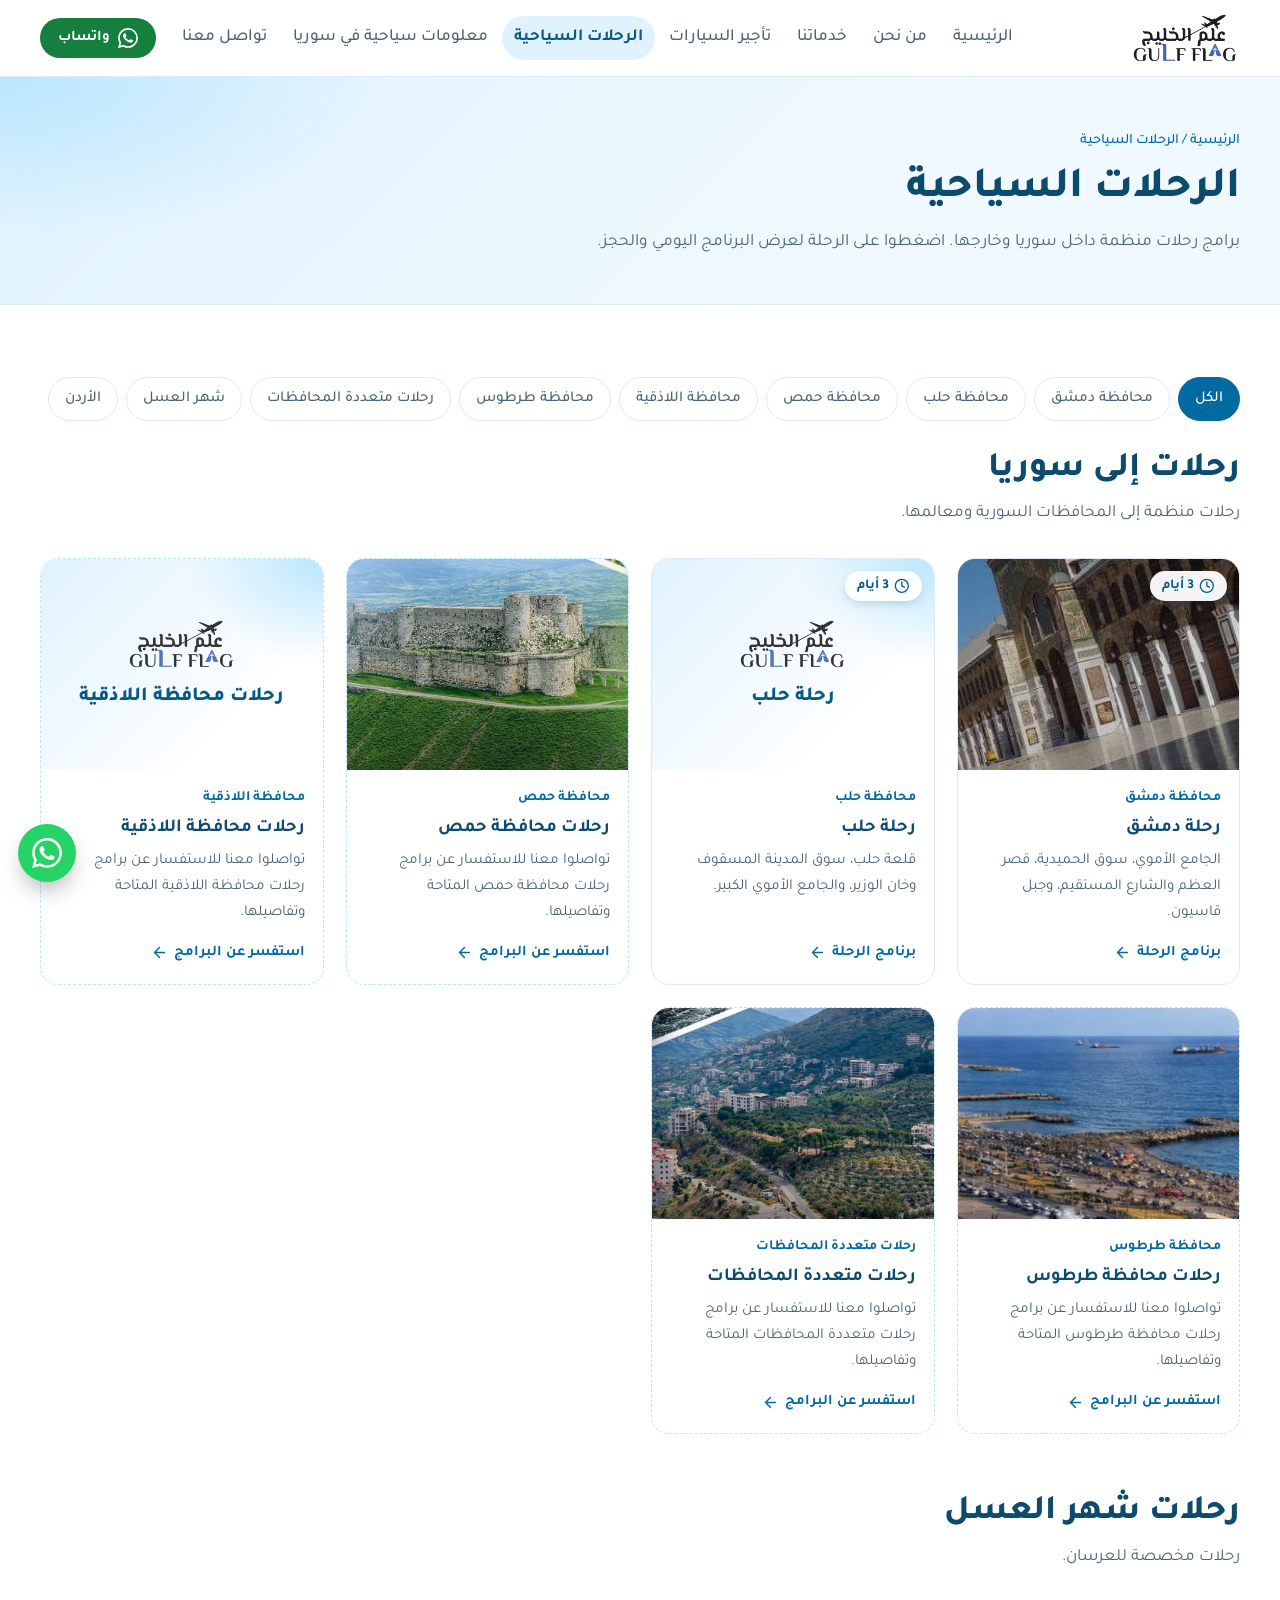
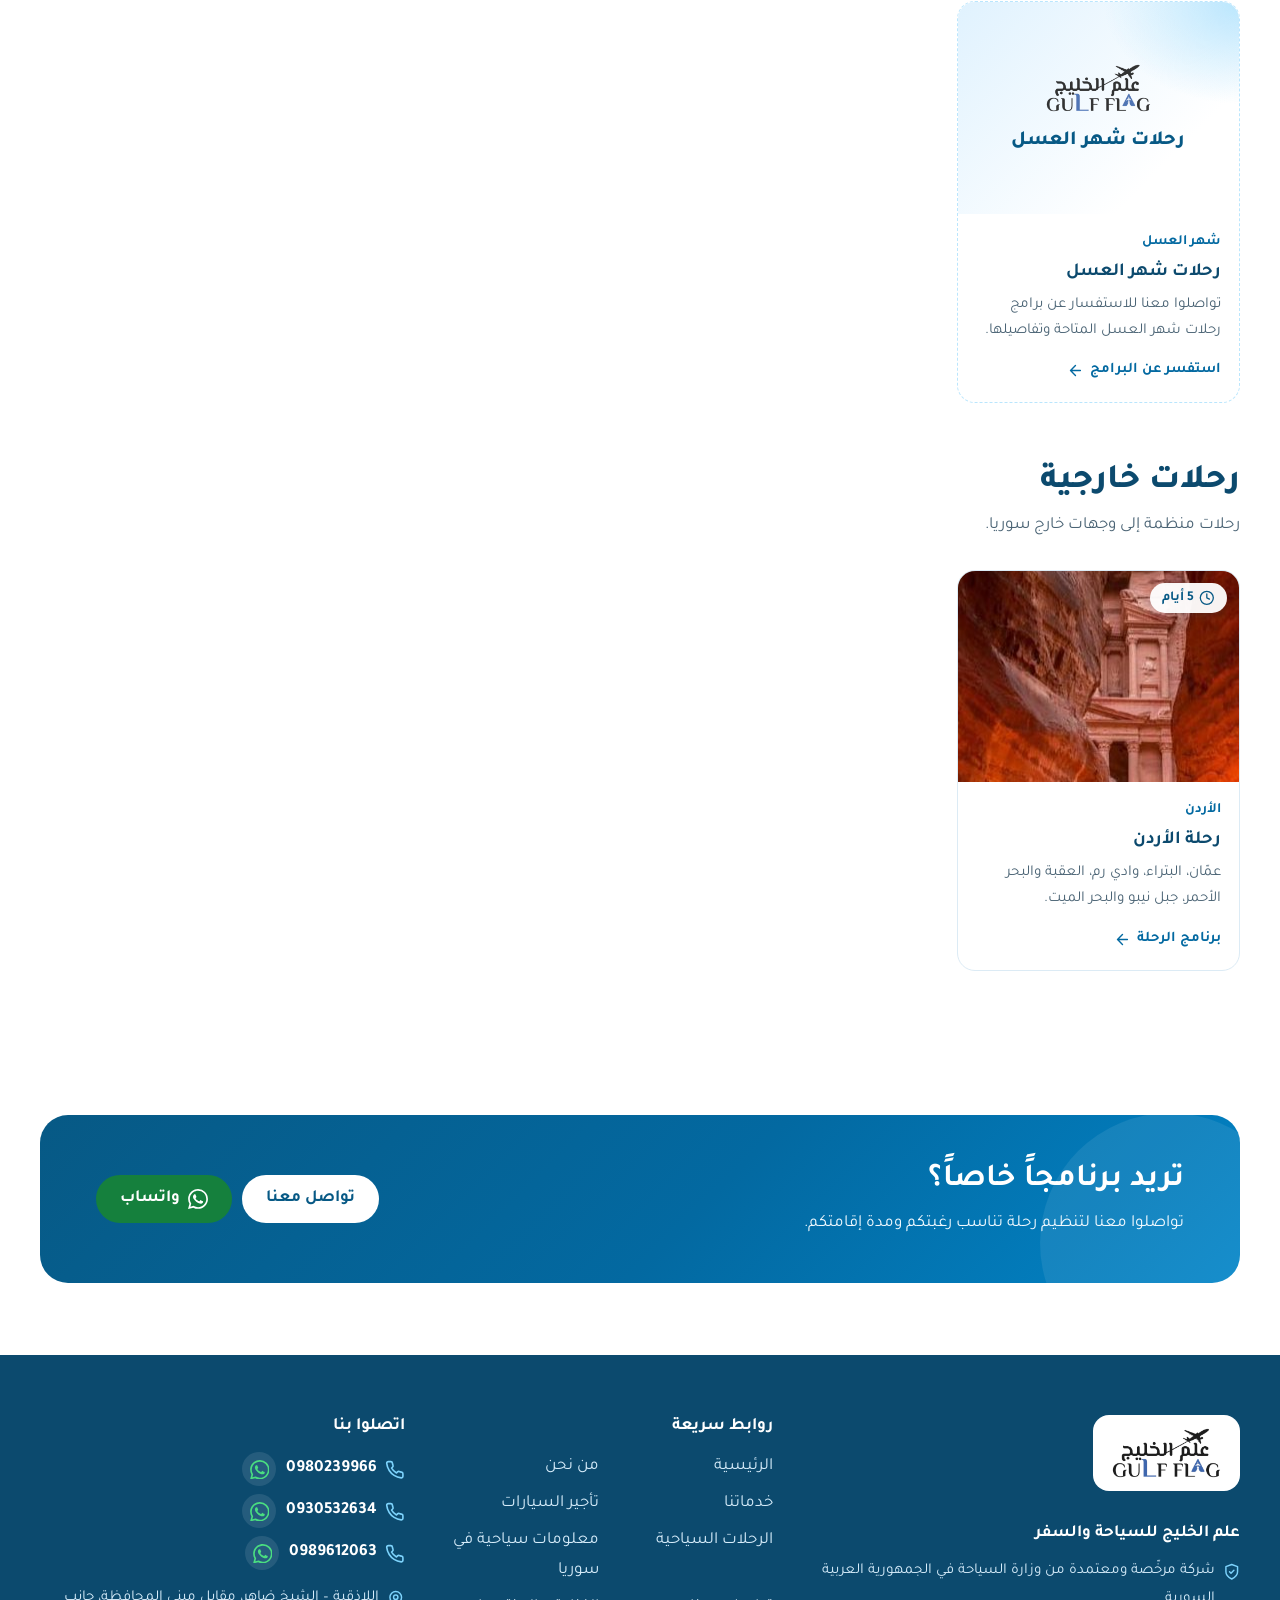
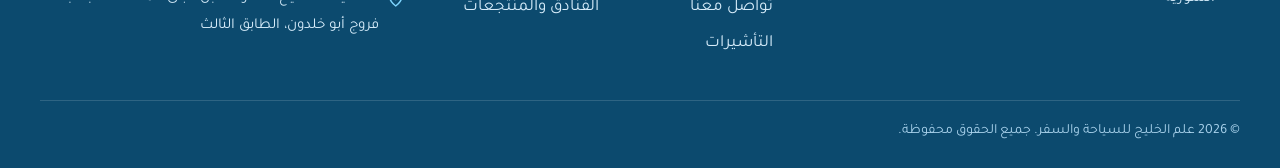
<file: trips.html>
<!doctype html>
<html lang="ar" dir="rtl">
<head>
  <meta charset="utf-8">
  <meta name="viewport" content="width=device-width, initial-scale=1">
  <title>الرحلات السياحية | علم الخليج للسياحة والسفر</title>
  <meta name="description" content="رحلات سياحية منظمة إلى دمشق وحلب والمحافظات السورية، ورحلات شهر العسل والرحلات الخارجية إلى الأردن.">
  <meta name="theme-color" content="#0369a1">
  <link rel="icon" href="assets/img/favicon.png">
  <link rel="preconnect" href="https://fonts.googleapis.com">
  <link rel="preconnect" href="https://fonts.gstatic.com" crossorigin>
  <link rel="stylesheet" href="https://fonts.googleapis.com/css2?family=Tajawal:wght@400;500;700;800&display=swap">
  <link rel="stylesheet" href="assets/css/style.css">
</head>
<body data-page="trips">
  <div id="site-header"></div>

  <main>
    <section class="page-hero">
      <div class="container">
        <div class="crumbs"><a href="index.html">الرئيسية</a> / الرحلات السياحية</div>
        <h1>الرحلات السياحية</h1>
        <p>برامج رحلات منظمة داخل سوريا وخارجها. اضغطوا على الرحلة لعرض البرنامج اليومي والحجز.</p>
      </div>
    </section>

    <section class="section">
      <div class="container">
        <div class="chips" id="trip-filters" role="group" aria-label="تصفية الرحلات"></div>
        <div id="trip-groups"></div>
      </div>
    </section>

    <section class="section">
      <div class="container">
        <div class="cta">
          <div>
            <h2>تريد برنامجاً خاصاً؟</h2>
            <p>تواصلوا معنا لتنظيم رحلة تناسب رغبتكم ومدة إقامتكم.</p>
          </div>
          <div class="actions">
            <a class="btn btn--white" href="contact.html">تواصل معنا</a>
            <a class="btn btn--wa" href="https://wa.me/963980239966" target="_blank" rel="noopener"><span data-icon="whatsapp"></span>واتساب</a>
          </div>
        </div>
      </div>
    </section>
  </main>

  <div id="site-footer"></div>

  <script src="assets/js/data.js"></script>
  <script src="assets/js/main.js"></script>
</body>
</html>
</file>
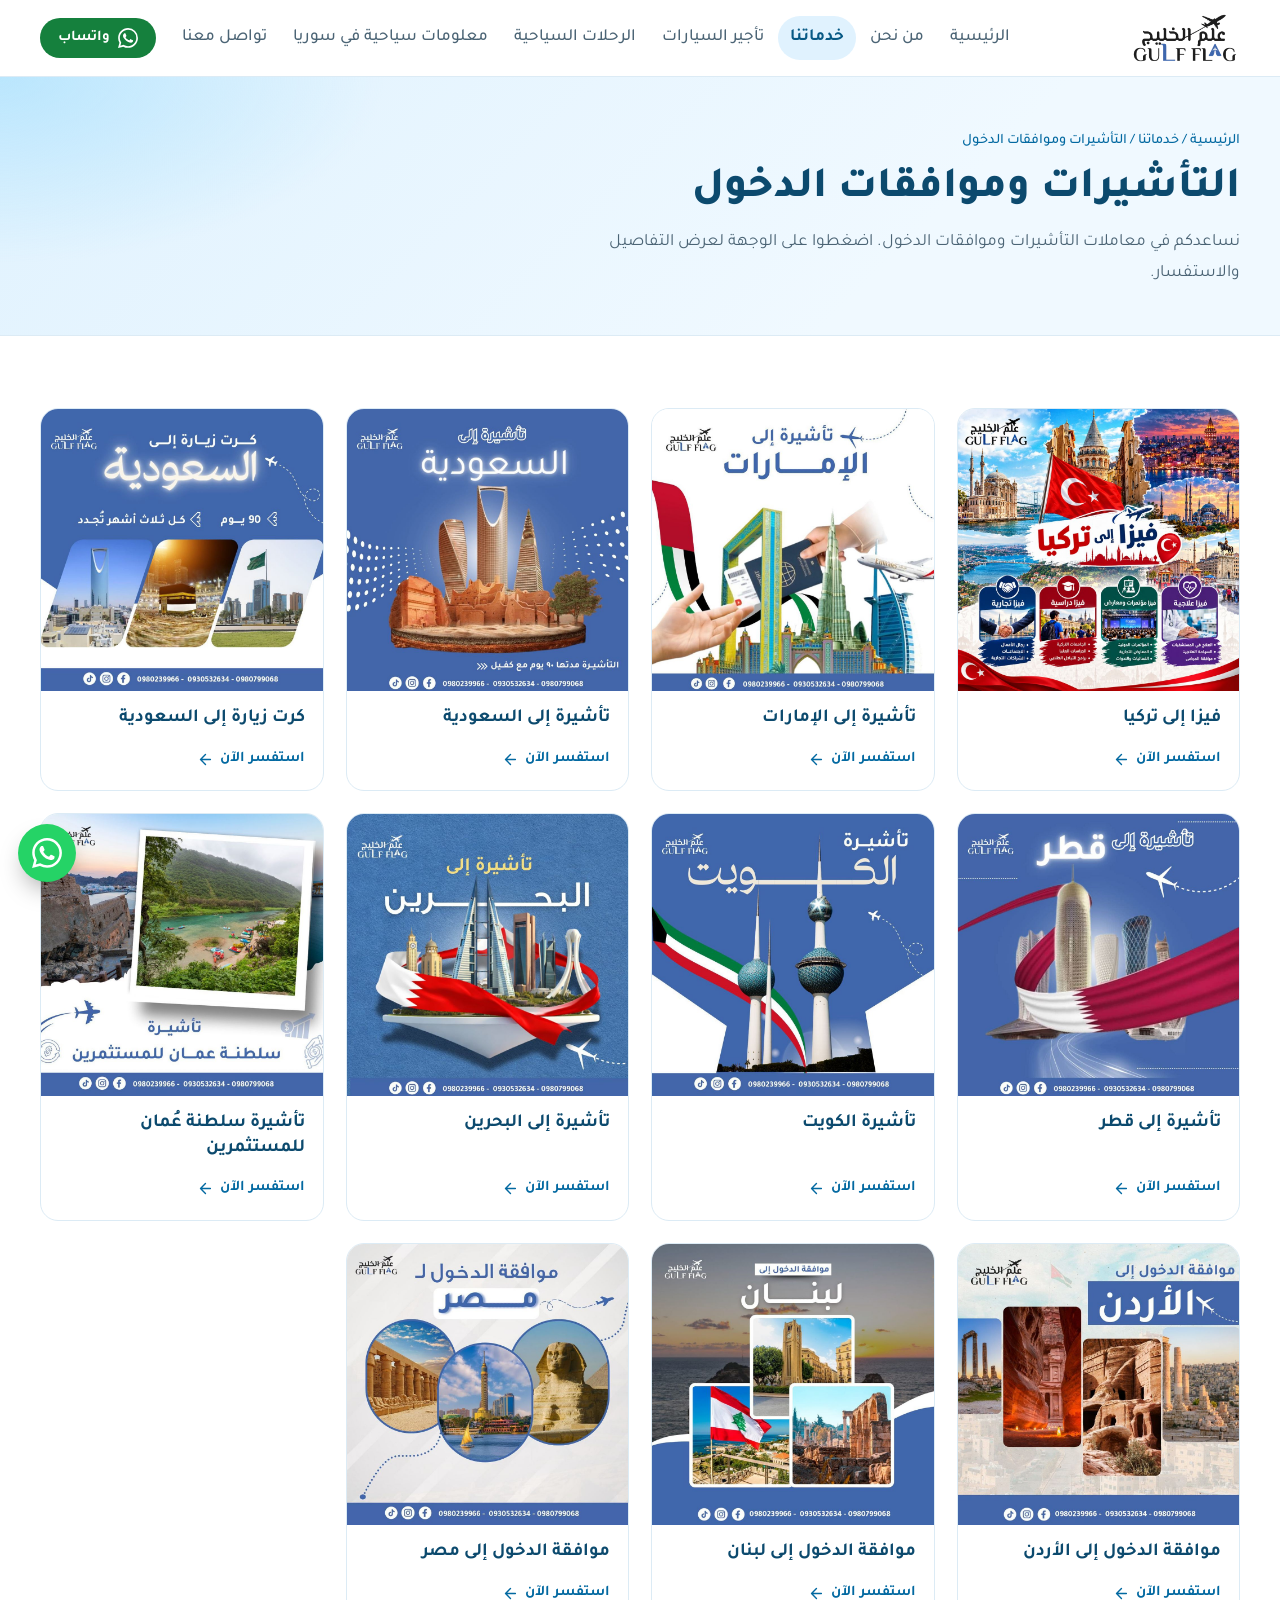
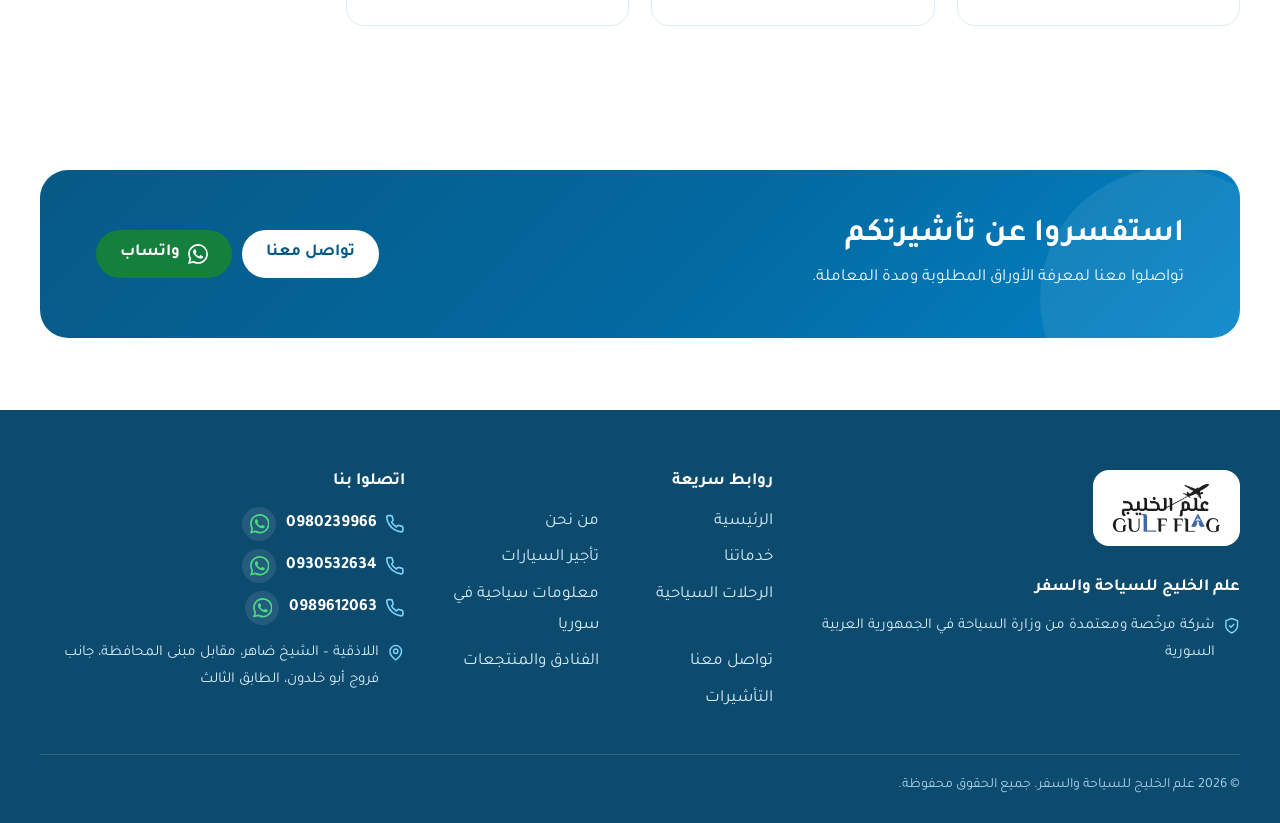
<file: visas.html>
<!doctype html>
<html lang="ar" dir="rtl">
<head>
  <meta charset="utf-8">
  <meta name="viewport" content="width=device-width, initial-scale=1">
  <title>التأشيرات وموافقات الدخول | علم الخليج للسياحة والسفر</title>
  <meta name="description" content="المساعدة في التأشيرات وموافقات الدخول إلى تركيا والإمارات والسعودية وقطر والكويت والبحرين وعُمان والأردن ولبنان ومصر.">
  <meta name="theme-color" content="#0369a1">
  <link rel="icon" href="assets/img/favicon.png">
  <link rel="preconnect" href="https://fonts.googleapis.com">
  <link rel="preconnect" href="https://fonts.gstatic.com" crossorigin>
  <link rel="stylesheet" href="https://fonts.googleapis.com/css2?family=Tajawal:wght@400;500;700;800&display=swap">
  <link rel="stylesheet" href="assets/css/style.css">
</head>
<body data-page="visas" data-nav="services">
  <div id="site-header"></div>

  <main>
    <section class="page-hero">
      <div class="container">
        <div class="crumbs"><a href="index.html">الرئيسية</a> / <a href="services.html">خدماتنا</a> / التأشيرات وموافقات الدخول</div>
        <h1>التأشيرات وموافقات الدخول</h1>
        <p>نساعدكم في معاملات التأشيرات وموافقات الدخول. اضغطوا على الوجهة لعرض التفاصيل والاستفسار.</p>
      </div>
    </section>

    <section class="section">
      <div class="container">
        <div class="grid grid--visas" id="visas-grid"></div>
      </div>
    </section>

    <section class="section">
      <div class="container">
        <div class="cta">
          <div>
            <h2>استفسروا عن تأشيرتكم</h2>
            <p>تواصلوا معنا لمعرفة الأوراق المطلوبة ومدة المعاملة.</p>
          </div>
          <div class="actions">
            <a class="btn btn--white" href="contact.html">تواصل معنا</a>
            <a class="btn btn--wa" href="https://wa.me/963980239966" target="_blank" rel="noopener"><span data-icon="whatsapp"></span>واتساب</a>
          </div>
        </div>
      </div>
    </section>
  </main>

  <div id="site-footer"></div>

  <script src="assets/js/data.js"></script>
  <script src="assets/js/main.js"></script>
</body>
</html>
</file>
<file: assets/css/style.css>
/* علم الخليج للسياحة والسفر — الهوية: سماوي وأبيض */
:root {
  --sky-50: #f0f9ff;
  --sky-100: #e0f2fe;
  --sky-200: #bae6fd;
  --sky-300: #7dd3fc;
  --sky-400: #38bdf8;
  --sky-500: #0ea5e9;
  --sky-600: #0284c7;
  --sky-700: #0369a1;
  --sky-800: #075985;
  --sky-900: #0c4a6e;
  --ink: #0f2a3d;
  --muted: #4b6475;
  --line: #dcebf5;
  --soft: #f5fbff;
  --wa: #15803d;
  --wa-hover: #166534;
  --radius: 18px;
  --shadow: 0 16px 36px -18px rgba(3, 105, 161, 0.4);
  --header-h: 76px;
}

*, *::before, *::after { box-sizing: border-box; }
html { scroll-behavior: smooth; -webkit-text-size-adjust: 100%; }
body {
  margin: 0;
  font-family: "Tajawal", system-ui, -apple-system, "Segoe UI", Tahoma, sans-serif;
  font-size: 17px;
  line-height: 1.8;
  color: var(--ink);
  background: #fff;
}
body:has(dialog[open]) { overflow: hidden; }
img { max-width: 100%; display: block; }
a { color: inherit; text-decoration: none; }
h1, h2, h3 { line-height: 1.35; color: var(--sky-900); }
svg { width: 1.15em; height: 1.15em; flex-shrink: 0; }
[hidden] { display: none !important; }
:focus-visible { outline: 3px solid var(--sky-400); outline-offset: 2px; }

.container { width: min(1200px, 100% - 32px); margin-inline: auto; }

/* ------------------------------------------------------------ buttons */
.btn {
  display: inline-flex; align-items: center; justify-content: center; gap: 8px;
  min-height: 48px; padding: 10px 22px;
  border: 2px solid transparent; border-radius: 999px;
  font: inherit; font-weight: 700; line-height: 1.2;
  cursor: pointer; transition: background-color .2s, border-color .2s, transform .2s;
}
.btn:active { transform: translateY(1px); }
.btn svg { width: 20px; height: 20px; }
.btn--primary { background: var(--sky-700); color: #fff; }
.btn--primary:hover { background: var(--sky-800); }
.btn--wa { background: var(--wa); color: #fff; }
.btn--wa:hover { background: var(--wa-hover); }
.btn--outline { background: #fff; color: var(--sky-800); border-color: var(--sky-200); }
.btn--outline:hover { border-color: var(--sky-500); background: var(--sky-50); }
.btn--white { background: #fff; color: var(--sky-800); }
.btn--white:hover { background: var(--sky-50); }
.btn--sm { min-height: 40px; padding: 7px 16px; font-size: .93rem; }
.btn--outline svg, .card__more svg { transform: none; }
.link { color: var(--sky-700); font-weight: 700; text-decoration: underline; text-underline-offset: 3px; }

/* ------------------------------------------------------------ header */
.site-header {
  position: sticky; top: 0; z-index: 50;
  background: rgba(255, 255, 255, .96);
  backdrop-filter: blur(10px);
  border-bottom: 1px solid var(--line);
}
.site-header__inner { display: flex; align-items: center; gap: 16px; min-height: var(--header-h); }
.brand img { height: 54px; width: auto; }
.nav { display: flex; align-items: center; gap: 14px; margin-inline-start: auto; }
.nav ul { display: flex; gap: 2px; list-style: none; margin: 0; padding: 0; }
.nav ul a {
  display: block; padding: 7px 12px; border-radius: 999px;
  color: var(--muted); font-weight: 500; white-space: nowrap;
  transition: color .2s, background-color .2s;
}
.nav ul a:hover { color: var(--sky-700); background: var(--sky-50); }
.nav ul a[aria-current="page"] { color: var(--sky-800); background: var(--sky-100); font-weight: 700; }
.nav-toggle {
  display: none; margin-inline-start: auto;
  width: 46px; height: 46px; border-radius: 12px;
  border: 1px solid var(--line); background: #fff; color: var(--sky-800);
  align-items: center; justify-content: center; cursor: pointer;
}
.nav-toggle svg { width: 24px; height: 24px; }

@media (max-width: 1180px) {
  .nav-toggle { display: inline-flex; }
  .nav {
    position: absolute; inset-inline: 0; top: 100%;
    flex-direction: column; align-items: stretch; gap: 12px;
    padding: 12px 16px 20px; background: #fff;
    border-bottom: 1px solid var(--line);
    box-shadow: 0 20px 30px -20px rgba(12, 74, 110, .35);
    display: none;
  }
  .nav.is-open { display: flex; }
  .nav ul { flex-direction: column; gap: 2px; }
  .nav ul a { padding: 11px 14px; border-radius: 12px; font-size: 1.05rem; }
  .nav__cta { align-self: flex-start; }
}

/* ------------------------------------------------------------ hero */
.hero {
  position: relative; overflow: hidden;
  padding: 56px 0 80px;
  background:
    radial-gradient(60% 70% at 0% 0%, var(--sky-100) 0%, transparent 70%),
    linear-gradient(180deg, var(--sky-50) 0%, #fff 100%);
}
.hero__grid { position: relative; display: grid; grid-template-columns: 1.05fr .95fr; gap: 48px; align-items: center; }
.license {
  display: inline-flex; align-items: center; gap: 8px;
  padding: 7px 16px; border-radius: 999px;
  background: #fff; border: 1px solid var(--sky-200);
  color: var(--sky-800); font-weight: 700; font-size: .92rem; line-height: 1.5;
}
.license svg { color: var(--sky-600); width: 20px; height: 20px; }
.hero h1 { font-size: clamp(2.3rem, 5.2vw, 3.8rem); line-height: 1.15; margin: 20px 0 14px; font-weight: 800; }
.hero h1 span { display: block; color: var(--sky-600); }
.lead { font-size: 1.18rem; color: var(--muted); max-width: 50ch; margin: 0; }
.hero__actions { display: flex; flex-wrap: wrap; gap: 12px; margin-top: 28px; }
.hero__tags { display: flex; flex-wrap: wrap; gap: 8px 18px; margin: 28px 0 0; padding: 0; list-style: none; color: var(--muted); font-weight: 500; }
.hero__tags li { display: inline-flex; align-items: center; gap: 6px; }
.hero__tags svg { color: var(--sky-600); }
.collage { display: grid; grid-template-columns: 1.15fr 1fr; grid-template-rows: 1fr 1fr; gap: 14px; height: 470px; }
.collage img { width: 100%; height: 100%; object-fit: cover; border-radius: 24px; box-shadow: var(--shadow); }
.collage img:first-child { grid-row: span 2; }
@media (max-width: 900px) {
  .hero { padding: 36px 0 56px; }
  .hero__grid { grid-template-columns: 1fr; gap: 32px; }
  .collage { height: 320px; }
}
@media (max-width: 520px) { .collage { height: 250px; gap: 10px; } .collage img { border-radius: 16px; } }

/* sub-page hero */
.page-hero {
  position: relative; overflow: hidden;
  padding: 52px 0 46px;
  background:
    radial-gradient(50% 120% at 0% 0%, var(--sky-200) 0%, transparent 60%),
    linear-gradient(135deg, var(--sky-100), var(--sky-50) 70%);
  border-bottom: 1px solid var(--line);
}
.page-hero h1 { margin: 0 0 8px; font-size: clamp(1.9rem, 4vw, 2.7rem); font-weight: 800; }
.page-hero p { margin: 0; color: var(--muted); max-width: 66ch; font-size: 1.08rem; }
.crumbs { font-size: .9rem; color: var(--sky-700); margin-bottom: 6px; font-weight: 500; }
.crumbs a:hover { text-decoration: underline; }

/* ------------------------------------------------------------ sections */
.section { padding: 72px 0; }
.section--soft { background: var(--soft); }
.section-head { display: flex; justify-content: space-between; align-items: flex-end; gap: 16px 24px; flex-wrap: wrap; margin-bottom: 28px; }
.section-head h2 { margin: 0; font-size: clamp(1.6rem, 3vw, 2.15rem); font-weight: 800; }
.section-head p { margin: 6px 0 0; color: var(--muted); max-width: 62ch; }
.eyebrow { display: inline-block; color: var(--sky-600); font-weight: 700; font-size: .92rem; margin-bottom: 4px; }
@media (max-width: 640px) { .section { padding: 52px 0; } }

/* ------------------------------------------------------------ grid & cards */
.grid { display: grid; gap: 22px; grid-template-columns: repeat(auto-fill, minmax(260px, 1fr)); }
.grid--cars { grid-template-columns: repeat(auto-fill, minmax(220px, 1fr)); }
.grid--visas { grid-template-columns: repeat(auto-fill, minmax(240px, 1fr)); }
.grid--cars-6 { grid-template-columns: repeat(6, 1fr); gap: 18px; }
@media (max-width: 1100px) { .grid--cars-6 { grid-template-columns: repeat(3, 1fr); } }
@media (max-width: 520px) {
  .grid { grid-template-columns: 1fr; }
  .grid--cars, .grid--visas { grid-template-columns: repeat(2, 1fr); gap: 14px; }
  .grid--cars .card__body, .grid--visas .card__body { padding: 12px; }
  .grid--cars .card__title, .grid--visas .card__title { font-size: 1rem; }
}

.card {
  position: relative; display: flex; flex-direction: column;
  background: #fff; border: 1px solid var(--line); border-radius: var(--radius);
  overflow: hidden;
  transition: transform .25s, box-shadow .25s, border-color .25s;
}
.card:hover { transform: translateY(-4px); box-shadow: var(--shadow); border-color: var(--sky-200); }
.card__media { position: relative; }
.card__badge {
  position: absolute; top: 12px; inset-inline-start: 12px; z-index: 1;
  display: inline-flex; align-items: center; gap: 5px;
  padding: 3px 12px; border-radius: 999px;
  background: rgba(255, 255, 255, .95); color: var(--sky-800);
  font-size: .85rem; font-weight: 700;
  box-shadow: 0 4px 12px -4px rgba(12, 74, 110, .3);
}
.card__body { display: flex; flex-direction: column; gap: 6px; flex: 1; padding: 16px 18px 18px; }
.card__kicker { display: inline-flex; align-items: center; gap: 6px; color: var(--sky-700); font-size: .88rem; font-weight: 700; }
.card__title { margin: 0; font-size: 1.15rem; font-weight: 700; }
.card__text {
  margin: 0; color: var(--muted); font-size: .95rem; line-height: 1.7;
  display: -webkit-box; -webkit-line-clamp: 3; -webkit-box-orient: vertical; overflow: hidden;
}
.card__more { display: inline-flex; align-items: center; gap: 6px; margin-top: auto; padding-top: 8px; color: var(--sky-700); font-weight: 700; font-size: .92rem; }
.card:hover .card__more svg { transform: translateX(-3px); }
.card__more svg { transition: transform .2s; }
.card--car .card__title { font-size: 1.1rem; }
.card--inquiry { border-style: dashed; border-color: var(--sky-200); }

.kicker-icon {
  display: inline-grid; place-items: center;
  width: 32px; height: 32px; border-radius: 10px;
  background: var(--sky-100); color: var(--sky-700);
}
.kicker-icon svg { width: 18px; height: 18px; }

/* media boxes */
.media { position: relative; aspect-ratio: 4 / 3; overflow: hidden; background: var(--sky-50); }
.media > img:not(.media__mark) { width: 100%; height: 100%; object-fit: cover; transition: transform .5s; }
.card:hover .media > img:not(.media__mark) { transform: scale(1.04); }
.ratio-portrait { aspect-ratio: 4 / 5; }
.ratio-square { aspect-ratio: 1; }
.media--empty {
  display: flex; flex-direction: column; align-items: center; justify-content: center; gap: 12px;
  padding: 20px; text-align: center;
  background:
    radial-gradient(80% 80% at 100% 0%, var(--sky-200) 0%, transparent 60%),
    linear-gradient(135deg, var(--sky-100), #fff 75%);
  color: var(--sky-800);
}
.media--empty .media__mark { width: 46%; max-width: 170px; height: auto; opacity: .9; }
.media--empty span { font-weight: 800; font-size: 1.25rem; line-height: 1.4; }

/* stars */
.stars { display: inline-flex; gap: 1px; color: #f59e0b; vertical-align: -2px; margin-inline-end: 4px; }
.stars svg { width: 15px; height: 15px; }

/* chips / filters */
.chips { display: flex; flex-wrap: wrap; gap: 8px; margin-bottom: 26px; }
.chip {
  display: inline-flex; align-items: center;
  padding: 7px 16px; border-radius: 999px;
  border: 1px solid var(--line); background: #fff; color: var(--muted);
  font: inherit; font-weight: 500; font-size: .95rem; cursor: pointer;
  transition: background-color .2s, border-color .2s, color .2s;
}
.chip:hover { border-color: var(--sky-300); color: var(--sky-800); }
.chip[aria-pressed="true"] { background: var(--sky-700); border-color: var(--sky-700); color: #fff; }

/* ------------------------------------------------------------ CTA band */
.cta {
  position: relative; overflow: hidden;
  border-radius: 28px; padding: 44px clamp(24px, 5vw, 56px);
  background: linear-gradient(135deg, var(--sky-800), var(--sky-700) 55%, var(--sky-600));
  color: #fff;
  display: grid; grid-template-columns: 1fr auto; gap: 24px; align-items: center;
}
.cta::after {
  content: ""; position: absolute; inset-inline-start: -60px; bottom: -90px;
  width: 260px; height: 260px; border-radius: 50%;
  background: rgba(255, 255, 255, .08);
}
.cta h2 { color: #fff; margin: 0 0 6px; font-size: clamp(1.5rem, 3vw, 2rem); }
.cta p { margin: 0; color: var(--sky-50); }
.cta .actions { position: relative; z-index: 1; }
@media (max-width: 760px) { .cta { grid-template-columns: 1fr; } }

.actions { display: flex; flex-wrap: wrap; gap: 10px; }

/* ------------------------------------------------------------ modal */
.modal {
  width: min(900px, 100% - 24px); max-height: calc(100dvh - 24px);
  padding: 0; border: 0; border-radius: 24px; overflow: hidden;
  color: var(--ink); background: #fff;
  box-shadow: 0 40px 90px -20px rgba(8, 47, 73, .55);
}
.modal::backdrop { background: rgba(8, 47, 73, .6); backdrop-filter: blur(3px); }
.modal[open] { animation: pop .22s ease-out; }
@keyframes pop { from { opacity: 0; transform: translateY(12px) scale(.98); } to { opacity: 1; transform: none; } }
.modal__scroll { max-height: calc(100dvh - 24px); overflow-y: auto; overscroll-behavior: contain; }
.modal__close {
  position: absolute; top: 12px; inset-inline-end: 12px; z-index: 3;
  width: 44px; height: 44px; border-radius: 50%; border: 0;
  display: grid; place-items: center; cursor: pointer;
  background: rgba(255, 255, 255, .95); color: var(--sky-900);
  box-shadow: 0 6px 18px -6px rgba(8, 47, 73, .5);
}
.modal__close svg { width: 22px; height: 22px; }
.modal__body { padding: 24px clamp(20px, 4vw, 34px) 30px; }
.modal__kicker { display: inline-flex; align-items: center; gap: 8px; color: var(--sky-700); font-weight: 700; font-size: .92rem; }
.modal__kicker .kicker-icon { width: 28px; height: 28px; }
.modal h2 { margin: 6px 0 8px; font-size: clamp(1.45rem, 3vw, 1.85rem); font-weight: 800; }
.subtitle { margin: -4px 0 8px; color: var(--sky-700); font-weight: 700; }
.prose p { margin: 0 0 10px; color: #29465a; }
.meta { display: flex; flex-wrap: wrap; gap: 8px 18px; margin: 0 0 14px; color: var(--muted); font-weight: 500; }
.meta span { display: inline-flex; align-items: center; gap: 6px; }
.meta svg { color: var(--sky-600); }
.subhead { margin: 22px 0 0; font-size: 1.2rem; }

.ticks { list-style: none; margin: 4px 0 14px; padding: 0; display: grid; gap: 8px; }
.ticks li { position: relative; padding-inline-start: 28px; }
.ticks li::before {
  content: ""; position: absolute; inset-inline-start: 0; top: .5em;
  width: 18px; height: 18px; border-radius: 50%;
  background: var(--sky-100) url("data:image/svg+xml,%3Csvg xmlns='http://www.w3.org/2000/svg' viewBox='0 0 24 24' fill='none' stroke='%230369a1' stroke-width='3' stroke-linecap='round' stroke-linejoin='round'%3E%3Cpath d='M20 6 9 17l-5-5'/%3E%3C/svg%3E") center / 12px no-repeat;
}

/* gallery */
.gallery { background: var(--sky-50); }
.gallery__main { position: relative; aspect-ratio: 16 / 9; max-height: 48vh; width: 100%; background: var(--sky-900); }
.gallery__main { overflow: hidden; isolation: isolate; }
.gallery__bg {
  position: absolute; inset: -40px; z-index: -1;
  background: center / cover no-repeat;
  filter: blur(30px) saturate(1.1); opacity: .6;
}
.gallery__main > img:not(.media__mark) { position: relative; width: 100%; height: 100%; object-fit: contain; }
.gallery__main.media--empty { background: linear-gradient(135deg, var(--sky-100), #fff 75%); }
.gallery__thumbs { display: flex; gap: 8px; overflow-x: auto; padding: 10px clamp(20px, 4vw, 34px); background: #fff; border-bottom: 1px solid var(--line); scrollbar-width: thin; }
.gallery__thumbs button { flex: 0 0 auto; width: 78px; height: 58px; padding: 0; border: 2px solid transparent; border-radius: 10px; overflow: hidden; cursor: pointer; background: var(--sky-50); opacity: .75; transition: opacity .2s, border-color .2s; }
.gallery__thumbs button:hover { opacity: 1; }
.gallery__thumbs button[aria-current="true"] { border-color: var(--sky-500); opacity: 1; }
.gallery__thumbs img { width: 100%; height: 100%; object-fit: cover; }

/* split modal (portrait/square images: cars, visas) */
@media (min-width: 760px) {
  .modal--split .modal__scroll { display: grid; grid-template-columns: minmax(0, 1fr) minmax(0, 1.05fr); }
  .modal--split .gallery { display: flex; flex-direction: column; }
  .modal--split .gallery__main { aspect-ratio: auto; flex: 1; min-height: 420px; max-height: none; background: var(--sky-50); }
  .modal--split .gallery__thumbs { border-bottom: 0; border-top: 1px solid var(--line); }
  .modal--split .modal__body { align-self: center; }
}

/* trip program */
.info { display: grid; gap: 8px; margin: 4px 0 6px; padding: 14px 16px; border-radius: 14px; background: var(--soft); border: 1px solid var(--line); }
.info-row { display: grid; grid-template-columns: 110px 1fr; gap: 10px; }
.info-row strong { color: var(--sky-800); }
@media (max-width: 520px) { .info-row { grid-template-columns: 1fr; gap: 0; } }
.days { display: grid; gap: 14px; margin-top: 12px; }
.day { padding: 16px 18px; border: 1px solid var(--line); border-radius: 16px; background: #fff; }
.day__head { display: flex; flex-wrap: wrap; align-items: center; gap: 8px 12px; margin-bottom: 10px; }
.day__num { padding: 2px 12px; border-radius: 999px; background: var(--sky-700); color: #fff; font-size: .85rem; font-weight: 700; white-space: nowrap; }
.day__title { margin: 0; font-size: 1.08rem; }
.timeline { list-style: none; margin: 0; padding: 0; display: grid; gap: 8px; }
.timeline li { display: grid; grid-template-columns: 64px 1fr; gap: 12px; align-items: baseline; }
.timeline time {
  display: inline-block; text-align: center;
  padding: 0 6px; border-radius: 8px;
  background: var(--sky-50); border: 1px solid var(--sky-200);
  color: var(--sky-800); font-weight: 700; font-size: .92rem; font-variant-numeric: tabular-nums;
}
.timeline li.no-time { grid-template-columns: 1fr; position: relative; padding-inline-start: 22px; }
.timeline li.no-time::before { content: ""; position: absolute; inset-inline-start: 4px; top: .7em; width: 8px; height: 8px; border-radius: 50%; background: var(--sky-500); }
.note {
  display: flex; align-items: flex-start; gap: 10px;
  margin: 16px 0 0; padding: 12px 14px; border-radius: 14px;
  background: var(--sky-50); border: 1px solid var(--sky-200); color: var(--sky-900); font-weight: 500;
}
.note svg { color: var(--sky-600); margin-top: .3em; }

/* contact box inside modals */
.contact-box { margin-top: 22px; padding-top: 20px; border-top: 1px solid var(--line); }
.contact-box__label { margin: 16px 0 8px; color: var(--muted); font-size: .93rem; }
.phones { display: flex; flex-wrap: wrap; gap: 8px; list-style: none; margin: 0; padding: 0; }
.phone { display: inline-flex; align-items: center; border: 1px solid var(--line); border-radius: 999px; background: #fff; overflow: hidden; }
.phone a { display: inline-flex; align-items: center; gap: 6px; padding: 7px 12px; font-weight: 700; color: var(--sky-900); }
.phone__call:hover { background: var(--sky-50); }
.phone__call svg { color: var(--sky-600); }
.phone__wa { border-inline-start: 1px solid var(--line); color: var(--wa) !important; }
.phone__wa:hover { background: #f0fdf4; }

/* ------------------------------------------------------------ about */
.about { display: grid; grid-template-columns: 1.2fr .8fr; gap: 40px; align-items: start; }
.about__text p { margin: 0 0 14px; font-size: 1.08rem; color: #29465a; }
.about__card { padding: 28px; border-radius: 24px; background: var(--soft); border: 1px solid var(--line); text-align: center; }
.about__card img { width: 220px; margin: 0 auto 18px; }
.about__card .license { justify-content: center; }
.service-list { list-style: none; margin: 0; padding: 0; display: grid; gap: 12px; grid-template-columns: repeat(auto-fill, minmax(240px, 1fr)); }
.service-list a { display: flex; align-items: center; gap: 12px; padding: 14px 16px; border-radius: 16px; border: 1px solid var(--line); background: #fff; font-weight: 700; transition: border-color .2s, box-shadow .2s; }
.service-list a:hover { border-color: var(--sky-300); box-shadow: var(--shadow); }
.service-list .kicker-icon { width: 40px; height: 40px; border-radius: 12px; }
@media (max-width: 860px) { .about { grid-template-columns: 1fr; } }

/* ------------------------------------------------------------ syria */
.gov-nav { position: sticky; top: var(--header-h); z-index: 20; background: rgba(255, 255, 255, .96); backdrop-filter: blur(8px); border-bottom: 1px solid var(--line); padding: 12px 0; }
.gov-nav .chips { margin: 0; flex-wrap: nowrap; overflow-x: auto; scrollbar-width: none; }
.gov-nav .chip { white-space: nowrap; }
.gov { padding: 60px 0; scroll-margin-top: calc(var(--header-h) + 64px); }
.gov__head { display: grid; grid-template-columns: 1fr 1.1fr; gap: 32px; align-items: center; margin-bottom: 30px; }
.gov__head--text { grid-template-columns: 1fr; max-width: 760px; }
.gov__head h2 { margin: 0 0 8px; font-size: clamp(1.6rem, 3vw, 2.1rem); font-weight: 800; }
.gov__head p { margin: 0; color: #29465a; }
.gov__img { border-radius: 22px; overflow: hidden; aspect-ratio: 16 / 9; box-shadow: var(--shadow); background: var(--sky-50); }
.gov__img img { width: 100%; height: 100%; object-fit: cover; }
@media (max-width: 860px) { .gov__head { grid-template-columns: 1fr; } }

/* ------------------------------------------------------------ trips */
.trip-group + .trip-group { margin-top: 56px; }

/* ------------------------------------------------------------ contact */
.contact { display: grid; grid-template-columns: 1fr 1fr; gap: 32px; align-items: start; }
.phone-cards { display: grid; gap: 14px; }
.phone-card { display: grid; grid-template-columns: 1fr auto; align-items: center; gap: 6px 16px; padding: 18px 20px; border-radius: 18px; border: 1px solid var(--line); background: #fff; }
.phone-card__label { grid-column: 1 / -1; color: var(--muted); font-size: .9rem; }
.phone-card__num { font-size: 1.5rem; font-weight: 800; color: var(--sky-900); letter-spacing: .5px; }
.contact-info { display: grid; gap: 14px; margin-top: 14px; }
.contact-info > div { display: flex; gap: 12px; align-items: flex-start; padding: 18px 20px; border-radius: 18px; background: var(--soft); border: 1px solid var(--line); }
.contact-info svg { color: var(--sky-600); width: 24px; height: 24px; margin-top: 4px; }
.contact-info p { margin: 2px 0 0; color: #29465a; }
.contact-info ul { list-style: none; margin: 4px 0 0; padding: 0; display: flex; flex-wrap: wrap; gap: 6px 16px; }
.contact-info a { color: var(--sky-700); font-weight: 700; }
.form-card { padding: 26px; border-radius: 24px; border: 1px solid var(--line); background: #fff; box-shadow: var(--shadow); }
.form-card h2 { margin: 0 0 4px; font-size: 1.45rem; }
.form-card > p { margin: 0 0 18px; color: var(--muted); }
.field { display: grid; gap: 6px; margin-bottom: 14px; }
.field label { font-weight: 700; font-size: .95rem; color: var(--sky-900); }
.field input, .field select, .field textarea {
  width: 100%; padding: 11px 14px; border-radius: 12px;
  border: 1px solid #c9dfee; background: #fff; color: var(--ink);
  font: inherit; font-size: 1rem;
  transition: border-color .2s, box-shadow .2s;
}
.field input:focus, .field select:focus, .field textarea:focus { outline: none; border-color: var(--sky-500); box-shadow: 0 0 0 4px rgba(14, 165, 233, .18); }
.field input, .field select { min-height: 48px; }
.field textarea { min-height: 120px; resize: vertical; }
.field-row { display: grid; grid-template-columns: 1fr 1fr; gap: 12px; }
.form-card .btn { width: 100%; }
@media (max-width: 860px) { .contact { grid-template-columns: 1fr; } }
@media (max-width: 480px) { .field-row { grid-template-columns: 1fr; } .phone-card { grid-template-columns: 1fr; } }

/* ------------------------------------------------------------ footer */
.site-footer { background: var(--sky-900); color: #d6ecfa; padding: 60px 0 24px; }
.footer__grid { display: grid; grid-template-columns: 1.3fr 1fr 1.1fr; gap: 36px; }
.footer__grid:has(> :nth-child(4)) { grid-template-columns: 1.3fr 1fr 1.1fr .8fr; }
.footer__logo { display: inline-block; padding: 10px 16px; border-radius: 16px; background: #fff; margin-bottom: 14px; }
.footer__logo img { height: 56px; width: auto; }
.site-footer p { margin: 0 0 8px; }
.site-footer strong { color: #fff; }
.footer__license { display: flex; gap: 8px; align-items: flex-start; font-size: .95rem; }
.footer__license svg { color: var(--sky-300); margin-top: .35em; }
.site-footer h3 { margin: 0 0 14px; color: #fff; font-size: 1.08rem; }
.footer__links { list-style: none; margin: 0; padding: 0; display: grid; grid-template-columns: 1fr 1fr; gap: 6px 16px; }
.footer__links a:hover, .footer__phones a:hover { color: #fff; text-decoration: underline; }
.footer__phones { list-style: none; margin: 0 0 14px; padding: 0; display: grid; gap: 8px; }
.footer__phones li { display: flex; align-items: center; gap: 10px; }
.footer__phones a { display: inline-flex; align-items: center; gap: 8px; font-weight: 700; color: #fff; }
.footer__phones svg { color: var(--sky-300); }
.footer__wa { width: 34px; height: 34px; justify-content: center; border-radius: 50%; background: rgba(255, 255, 255, .1); }
.footer__wa svg { color: #4ade80; }
.footer__address { display: flex; gap: 8px; align-items: flex-start; font-size: .95rem; }
.footer__address svg { color: var(--sky-300); margin-top: .35em; }
.footer__bottom { margin-top: 40px; padding-top: 18px; border-top: 1px solid rgba(255, 255, 255, .14); font-size: .88rem; color: #a9d2ec; }
@media (max-width: 900px) {
  .footer__grid, .footer__grid:has(> :nth-child(4)) { grid-template-columns: 1fr 1fr; }
  .footer__about { grid-column: 1 / -1; }
}
@media (max-width: 560px) { .footer__grid, .footer__grid:has(> :nth-child(4)) { grid-template-columns: 1fr; } }

.wa-float {
  position: fixed; bottom: 18px; inset-inline-end: 18px; z-index: 40;
  width: 58px; height: 58px; border-radius: 50%;
  display: grid; place-items: center;
  background: #25d366; color: #fff;
  box-shadow: 0 12px 26px -8px rgba(0, 0, 0, .4);
  transition: transform .2s;
}
.wa-float:hover { transform: scale(1.06); }
.wa-float svg { width: 30px; height: 30px; }

@media (prefers-reduced-motion: reduce) {
  *, *::before, *::after { animation: none !important; transition: none !important; scroll-behavior: auto !important; }
}
</file>
